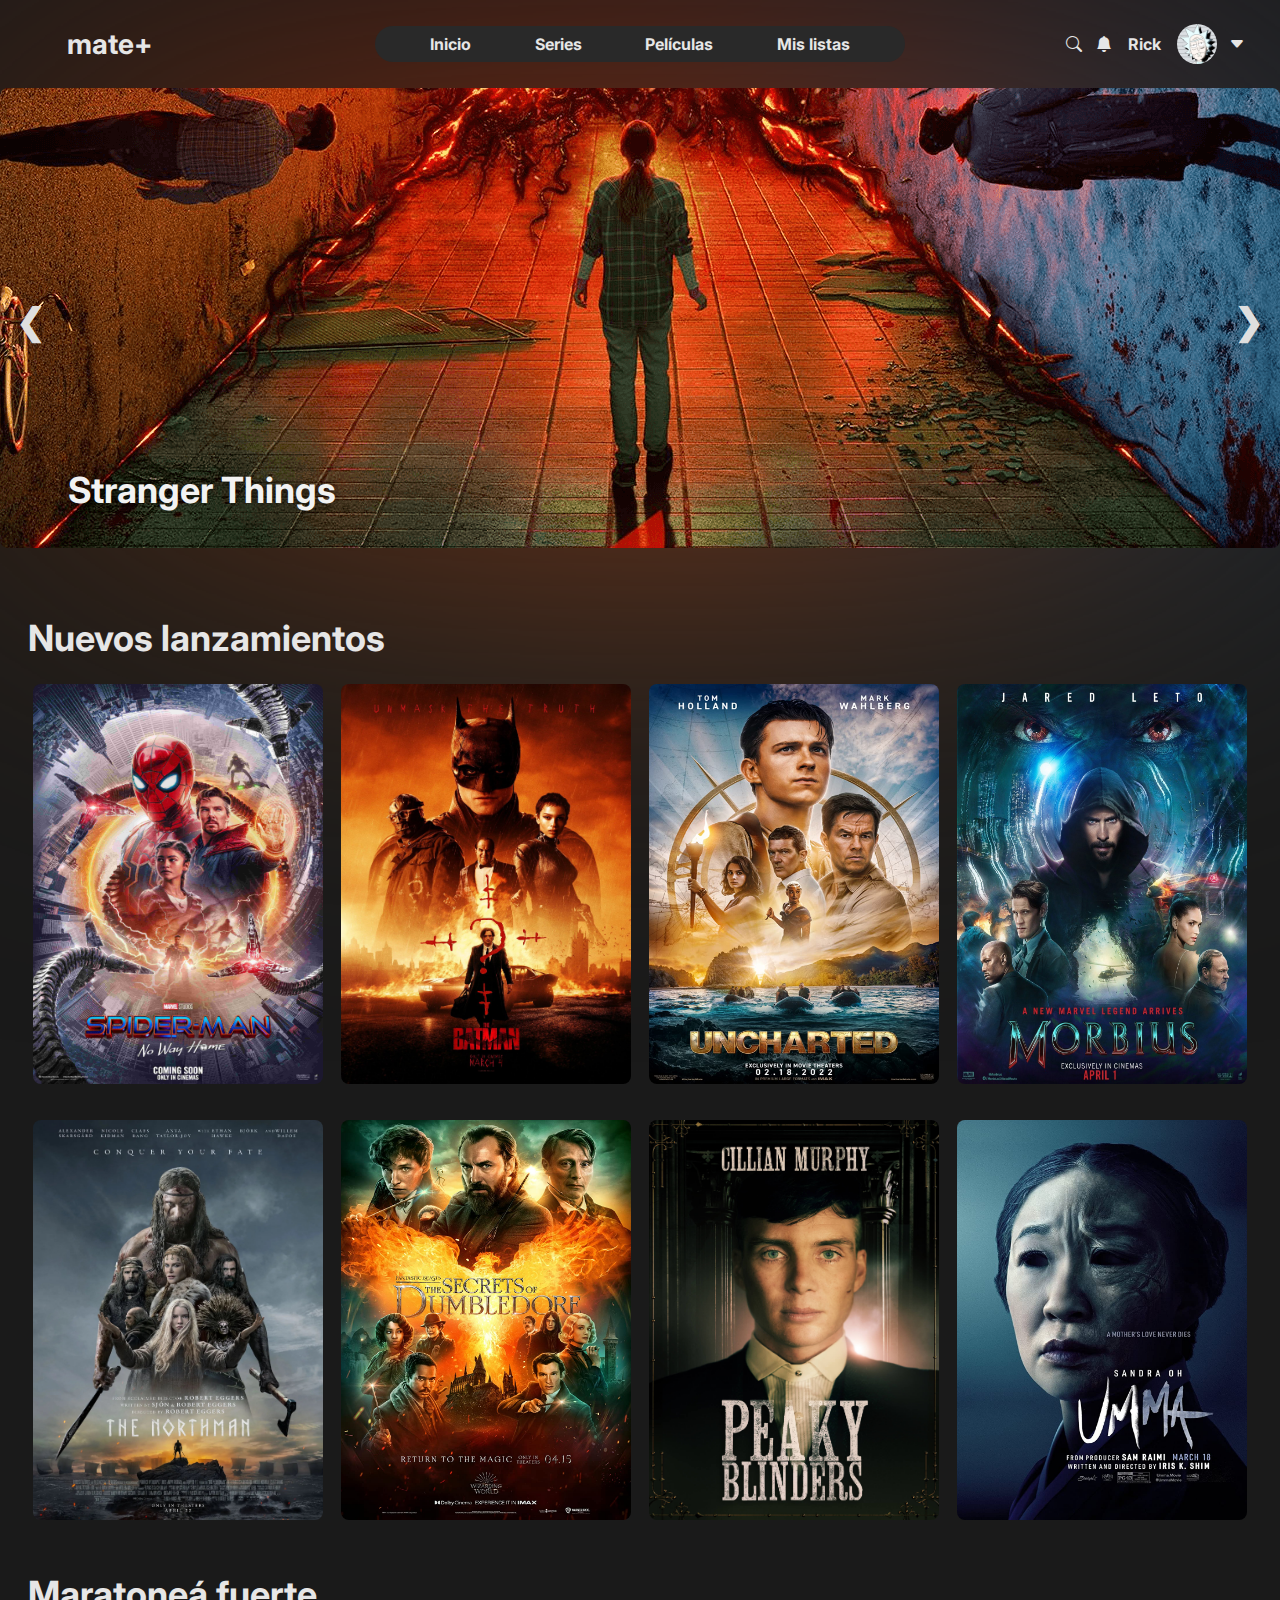
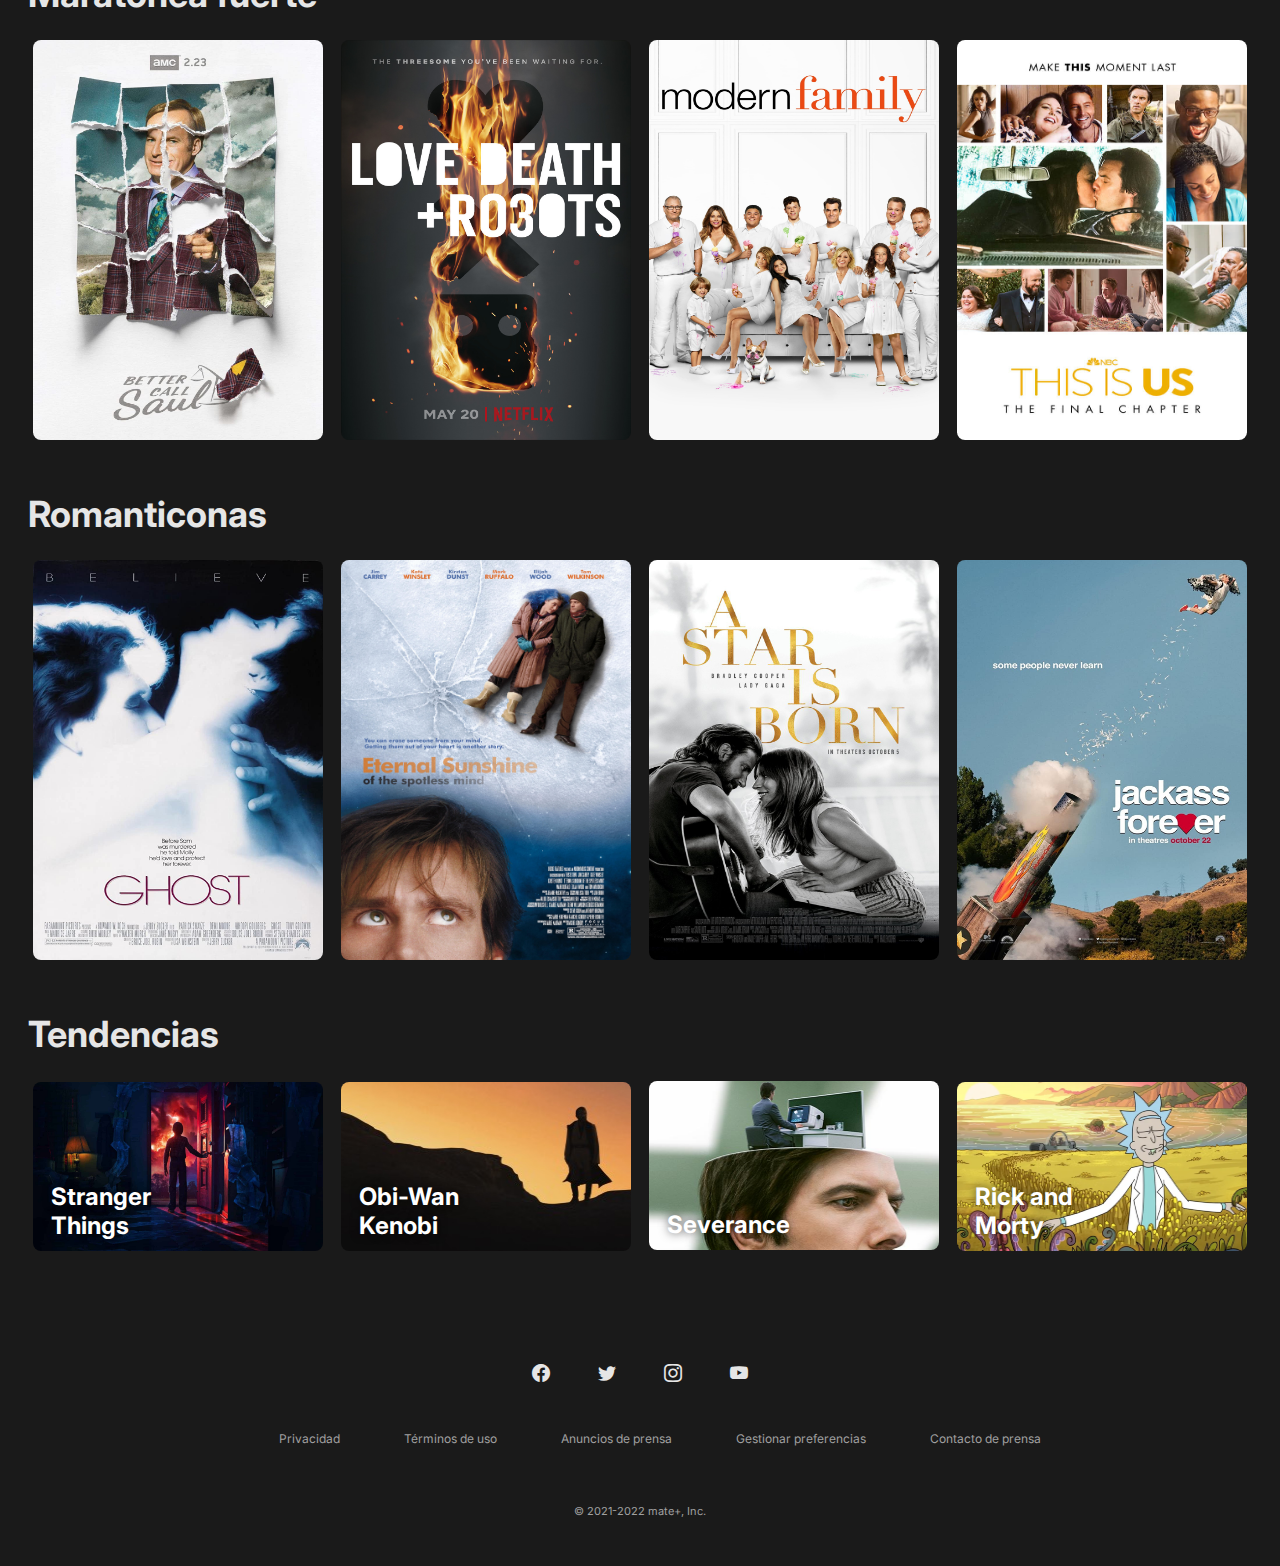
<file: Mate/index.html>
<!DOCTYPE html>
<html lang="en">
  <head>
    <meta charset="UTF-8" />
    <meta http-equiv="X-UA-Compatible" content="IE=edge" />
    <meta name="viewport" content="width=device-width, initial-scale=1.0" />
    <link rel="stylesheet" href="styles.css" />
    <link
      rel="stylesheet"
      href="https://cdn.jsdelivr.net/npm/bootstrap-icons@1.8.3/font/bootstrap-icons.css"
    />
    <link rel="preconnect" href="https://fonts.googleapis.com" />
    <link rel="preconnect" href="https://fonts.gstatic.com" crossorigin />
    <link
      href="https://fonts.googleapis.com/css2?family=Inter:wght@100;200;300;400;500;600;700;800;900&display=swap"
      rel="stylesheet"
    />
    <title>mate+</title>
  </head>
  <body>
    <header>
      <div class="container-header">
        <a href="#">
          <div class="container-logo-text">
            <img id="logo" src="./public/images/logo.png" />
            <p id="logo-name">mate+</p>
          </div>
        </a>
        <nav>
          <div class="container-nav-bar">
            <ul id="navbar-options">
              <a href="#"><li>Inicio</li></a>
              <a href="#"><li>Series</li></a>
              <a href="#"><li>Películas</li></a>
              <a href="#"><li>Mis listas</li></a>
            </ul>
          </div>
        </nav>
        <div class="container-header-profile">
          <i class="bi bi-search"></i>
          <i class="bi bi-bell-fill"></i>
          <p id="profile-user">Rick</p>
          <img id="profile-avatar" src="./public/images/avatar.png" />
          <i class="bi bi-caret-down-fill"></i>
        </div>
      </div>
    </header>
    <main>
      <!-- <section class="container-banner-home">
        <i class="bi bi-arrow-left-circle-fill banner-icon-left"></i>
        <div id="banner"></div>
        <i class="bi bi-arrow-right-circle-fill banner-icon-right"></i>
      </section> -->
      <!-- Slideshow container -->
      <div class="slideshow-container">
        <!-- Full-width images with number and caption text -->
        <div class="mySlides fade">
          <img
            id="banner"
            src="./public/images/st_banner.png"
            style="width: 100%"
          />
          <div class="text">Stranger Things</div>
        </div>
        <img
            class="blur-banner"
            src="./public/images/st_banner.png"
            style="width: 100%"
          />
        <div class="mySlides fade">
          <img
            id="banner"
            src="./public/images/severance_banner.png"
            style="width: 100%"
          />
          <div class="text">Severance</div>
          <img
          class="blur-banner"
          src="./public/images/severance_banner.png"
          style="width: 100%"
        />
        </div>

        <div class="mySlides fade">
          <img
            id="banner"
            src="./public/images/endgame_banner.png"
            style="width: 100%"
          />
          <div class="text">Avengers: Endgame</div>
          <img
          class="blur-banner"
          src="./public/images/endgame_banner.png"
          style="width: 100%"
        />
        </div>

        <!-- Next and previous buttons -->
        <a class="prev" onclick="plusSlides(-1)">&#10094;</a>
        <a class="next" onclick="plusSlides(1)">&#10095;</a>
      </div>
      <br />

      <!-- The dots/circles -->
      <div style="text-align: center">
        <span class="dot" onclick="currentSlide(1)"></span>
        <span class="dot" onclick="currentSlide(2)"></span>
        <span class="dot" onclick="currentSlide(3)"></span>
      </div>
      <section class="new-arrivals">
        <h1>Nuevos lanzamientos</h1>
        <div class="container-new-arrivals">
          <div class="multimedia-card">
            <img src="./public/images/spidermannwh.jpg" />
          </div>
          <div class="multimedia-card">
            <img src="./public/images/thebatman.jpg" />
          </div>
          <div class="multimedia-card">
            <img src="./public/images/uncharted.jpg" />
          </div>
          <div class="multimedia-card">
            <img src="./public/images/morbius.jpg" />
          </div>
          <div class="multimedia-card">
            <img src="./public/images/northman.jpg" />
          </div>
          <div class="multimedia-card">
            <img src="./public/images/secretsdumbledore.jpg" />
          </div>
          <div class="multimedia-card">
            <img src="./public/images/peakyblinders.jpg" />
          </div>
          <div class="multimedia-card">
            <img src="./public/images/umma.jpg" />
          </div>
        </div>
      </section>
      <section class="new-arrivals">
        <h1>Maratoneá fuerte</h1>
        <div class="container-new-arrivals">
          <div class="multimedia-card">
            <img src="./public/images/bettercallsaul.jpg" />
          </div>
          <div class="multimedia-card">
            <img src="./public/images/lovedeathrobot.jpg" />
          </div>
          <div class="multimedia-card">
            <img src="./public/images/modernfamily.jpg" />
          </div>
          <div class="multimedia-card">
            <img src="./public/images/thisisus.jpg" />
          </div>
      </section>
      <section class="new-arrivals">
        <h1>Romanticonas</h1>
        <div class="container-new-arrivals">
          <div class="multimedia-card">
            <img src="./public/images/ghost.jpg" />
          </div>
          <div class="multimedia-card">
            <img src="./public/images/eternalsunshine.jpg" />
          </div>
          <div class="multimedia-card">
            <img src="./public/images/astarisborn.jpg" />
          </div>
          <div class="multimedia-card">
            <img src="./public/images/jackass4.jpg" />
          </div>
      </section>
      <section class="new-trends">
        <h1>Tendencias</h1>
        <div class="container-trending">
          <div class="trending-card">
            <p id="trend-title">Stranger Things</p>
            <img src="./public/images/strangerthings2.jpg" />
          </div>
          <div class="trending-card">
            <p id="trend-title">Obi-Wan Kenobi</p>
            <img src="./public/images/obiwan.png" />
          </div>
          <div class="trending-card">
            <span id="dummy">dummy</span>
            <p id="trend-title">Severance</p>
            <img src="./public/images/severance.png" />
          </div>
          <div class="trending-card">
            <p id="trend-title">Rick and Morty</p>
            <img src="./public/images/rickandmorty.png" />
          </div>
        </div>
      </section>
    </main>
    <footer>
      <nav>
        <div class="container-footer-bar">
          <div class="social-media-footer">
            <i class="bi bi-facebook"></i>
            <i class="bi bi-twitter"></i>
            <i class="bi bi-instagram"></i>
            <i class="bi bi-youtube"></i>
          </div>

          <div class="hyperlinks-footer">
            <ul id="footer-options">
              <a href="#"><li>Privacidad</li></a>
              <a href="#"><li>Términos de uso</li></a>
              <a href="#"><li>Anuncios de prensa</li></a>
              <a href="#"><li>Gestionar preferencias</li></a>
              <a href="#"><li>Contacto de prensa</li></a>
            </ul>
          </div>
        </div>
      </nav>
      <p id="copyright-footer-message">© 2021-2022 mate+, Inc.</p>
    </footer>
    <script>
      let slideIndex = 1;
      showSlides(slideIndex);

      let blurredSlidesIndex = 1;

      // Next/previous controls
      function plusSlides(n) {
        showSlides((slideIndex += n));
      }

      // Thumbnail image controls
      function currentSlide(n) {
        showSlides((slideIndex = n));
      }

      function showSlides(n) {
        let i;
        let slides = document.getElementsByClassName("mySlides");
        let blurredSlides = document.getElementsByClassName("blur-banner");
        let dots = document.getElementsByClassName("dot");

        if (n > slides.length) {
          slideIndex = 1;
        }
        if (n < 1) {
          blurredSlidesIndex = slides.length;
          slideIndex = slides.length;
        }
        for (i = 0; i < slides.length; i++) {
          blurredSlides[i].style.display = "none";
          slides[i].style.display = "none";
        }
        for (i = 0; i < dots.length; i++) {
          dots[i].className = dots[i].className.replace(" active", "");
        }
        slides[slideIndex - 1].style.display = "block";
        blurredSlides[slideIndex - 1].style.display = "block";
        dots[slideIndex - 1].className += " active";
      }
    </script>
  </body>
</html>
</file>
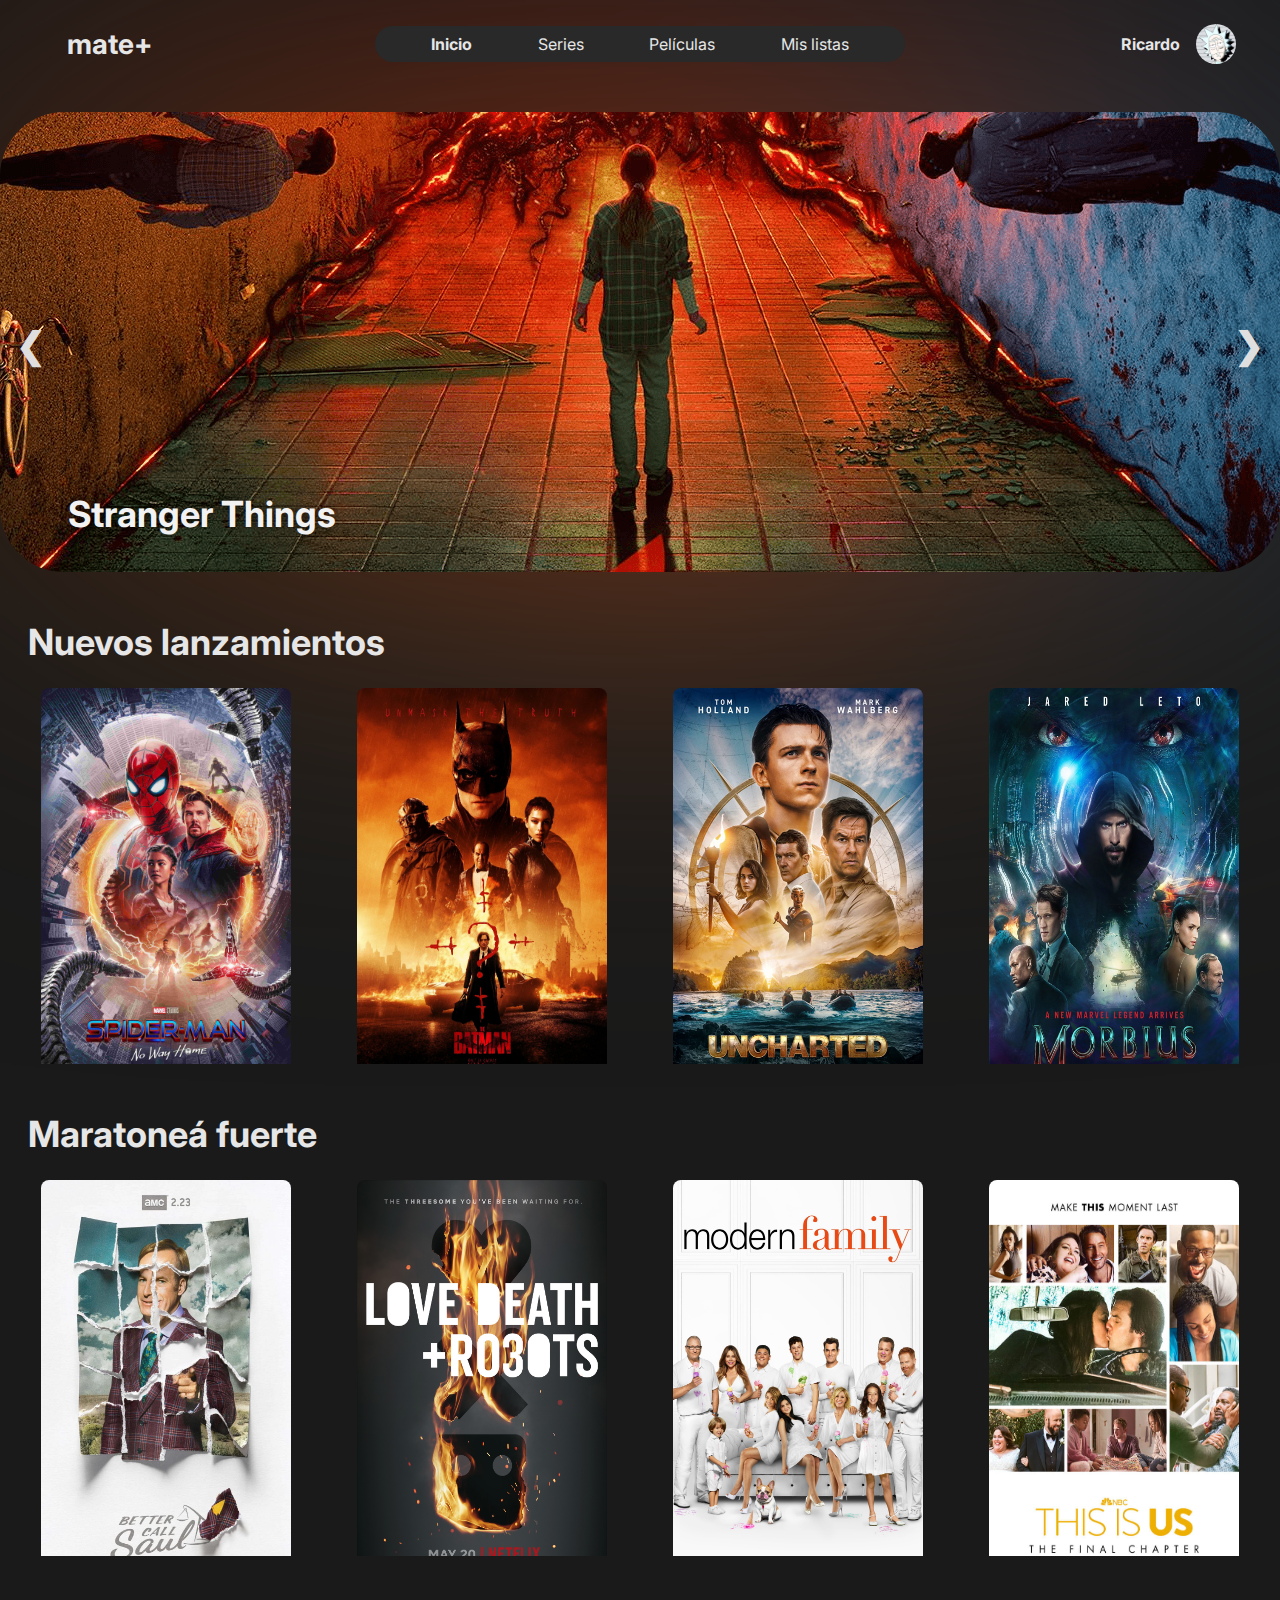
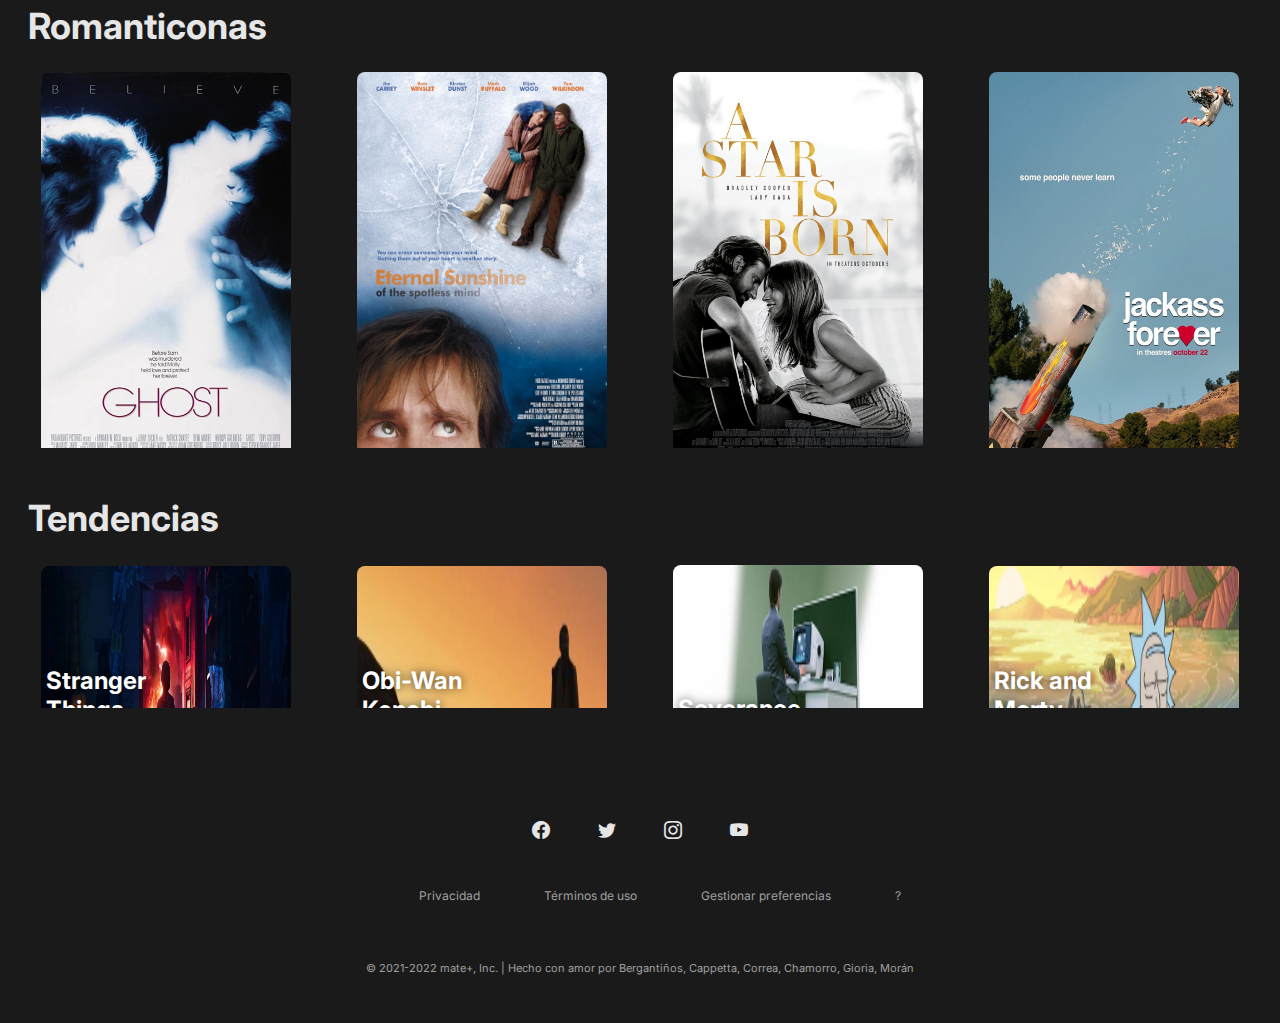
<file: Mate/views/index.html>
<!DOCTYPE html>
<html lang="es">
  <head>
    <meta charset="UTF-8" />
    <meta http-equiv="X-UA-Compatible" content="IE=edge" />

    <meta name="viewport" content="width=device-width, initial-scale=1.0" />
    <link rel="stylesheet" href="../public/styles.css" />
    <link
      rel="stylesheet"
      href="https://cdn.jsdelivr.net/npm/bootstrap-icons@1.8.3/font/bootstrap-icons.css"
    />
    <link rel="preconnect" href="https://fonts.googleapis.com" />
    <link rel="preconnect" href="https://fonts.gstatic.com" crossorigin />
    <link
      href="https://fonts.googleapis.com/css2?family=Inter:wght@100;200;300;400;500;600;700;800;900&display=swap"
      rel="stylesheet"
    />
    <title>mate+ | Películas, series y cortos</title>
    <meta name="description" content="Aquí encontrarás las últimas películas, series y cortos. El mejor contenido actualizado, nacional e internacional." />
    <meta name="keywords" content="mate+,Series Argentinas,Películas Argentinas,Cortos Argentinos,Series,Peliculas" />
    <link rel="canonical" href="https://www.mateplus.com.ar/" />
  </head>
  <body>
    <header>
      <div class="container-header">
        <a href="./index.html">
          <div class="container-logo-text">
            <p id="logo-name">mate+</p>
          </div>
        </a>
        <nav>
          <div class="container-nav-bar">
            <ul id="navbar-options">
              <a id="adjust-navbar" href="index.html"><li>Inicio</li></a>
              <a href="series.html"><li>Series</li></a>
              <a href="peliculas.html"><li>Películas</li></a>
              <a href="mislistas.html"><li>Mis listas</li></a>
            </ul>
          </div>
        </nav>
        <div class="container-header-profile">
          <a href="./perfil.html">
            <p id="profile-user">Ricardo</p>
            <img id="profile-avatar" src="../public/images/avatar.png" />
          </a>
        </div>
      </div>
    </header>
    <main>
      <div class="slideshow-container">
        <div class="mySlides fade">
          <img
            id="banner"
            src="../public/images/st_banner.png"
            style="width: 100%"
            alt="Stranger Things"
            />
          <div class="text">Stranger Things</div>
        </div>
        <img
            class="blur-banner"
            src="../public/images/st_banner.png"
            style="width: 100%"
            alt="Stranger Things"
            />
        <div class="mySlides fade">
          <img
            id="banner"
            src="../public/images/severance_banner.png"
            style="width: 100%"
            alt="Severance"
            />
          <div class="text">Severance</div>
          <img
          class="blur-banner"
          src="../public/images/severance_banner.png"
          style="width: 100%"
          alt="Severance"
          />
        </div>

        <div class="mySlides fade">
          <img
            id="banner"
            src="../public/images/endgame_banner.png"
            style="width: 100%"
            alt="Avengers: Endgame"
            />
          <div class="text">Avengers: Endgame</div>
          <img
          class="blur-banner"
          src="../public/images/endgame_banner.png"
          style="width: 100%"
          alt="Avengers: Endgame"
        />
        </div>
        <a class="prev" onclick="plusSlides(-1)">&#10094;</a>
        <a class="next" onclick="plusSlides(1)">&#10095;</a>
      </div>
      <section class="new-arrivals">
        <h1>Nuevos lanzamientos</h1>
        <div class="container-new-arrivals">
          <div class="multimedia-card">
            <a href="https://www.imdb.com/title/tt10872600/">
              <img src="../public/images/spidermannwh.jpg" alt="Spiderman No Way Home"/>
            </a>
          </div>
          <div class="multimedia-card">
            <a href="https://www.imdb.com/title/tt1877830/">
              <img src="../public/images/thebatman.jpg" alt="The Batman"/>
            </a>
          </div>
          <div class="multimedia-card">
            <a href="https://www.imdb.com/title/tt1464335/">
              <img src="../public/images/uncharted.jpg" alt="Uncharted"/>
            </a>
          </div>
          <div class="multimedia-card">
            <a href="https://www.imdb.com/title/tt5108870/">
              <img src="../public/images/morbius.jpg" alt="Morbius"/>
            </a>
          </div>
          <div class="multimedia-card">
            <a href="https://www.imdb.com/title/tt11138512/">
              <img src="../public/images/northman.jpg" alt="The Northman"/>
            </a>
          </div>
          
          <div class="multimedia-card">
            <a href="https://www.imdb.com/title/tt4123432/">
              <img src="../public/images/secretsdumbledore.jpg" alt="Fantastic Beasts: The Secrets of Dumbledore"/>
            </a>
          </div>

 
          <div class="multimedia-card">
            <a href="https://www.imdb.com/title/tt2442560/">
              <img src="../public/images/peakyblinders.jpg" alt="Peaky Blinders"/>
            </a>
          </div>
          <div class="multimedia-card">
            <a href="https://www.imdb.com/title/tt13235822/">
              <img src="../public/images/umma.jpg" alt="Umma"/>
            </a>
          </div> 

        </div>
      </section>
      <section class="new-arrivals">
        <h1>Maratoneá fuerte</h1>
        <div class="container-new-arrivals">
          <div class="multimedia-card">
            <a href="https://www.imdb.com/title/tt3032476/">
              <img src="../public/images/bettercallsaul.jpg" alt="Better Call Saul"/>
            </a>
          </div>
          <div class="multimedia-card">
            <a href="https://www.imdb.com/title/tt9561862/">
              <img src="../public/images/lovedeathrobot.jpg" alt="Love Death + Robots"/>
            </a>
          </div>
          <div class="multimedia-card">
            <a href="https://www.imdb.com/title/tt1442437/">
              <img src="../public/images/modernfamily.jpg" alt="Modern Family"/>
            </a>
          </div>
          <div class="multimedia-card">
            <a href="https://www.imdb.com/title/tt5555260/">
              <img src="../public/images/thisisus.jpg" alt="This is Us"/>
            </a>
          </div>
      </section>
      <section class="new-arrivals">
        <h1>Romanticonas</h1>
        <div class="container-new-arrivals">
          <div class="multimedia-card">
            <a href="https://www.imdb.com/title/tt0099653/">
              <img src="../public/images/ghost.jpg" alt="Ghost"/>
            </a>
          </div>
          <div class="multimedia-card">
            <a href="https://www.imdb.com/title/tt0338013/">
              <img src="../public/images/eternalsunshine.jpg" alt="Eternal Sunshinte of the Spotless Mind"/>
            </a>
          </div>
          <div class="multimedia-card">
            <a href="https://www.imdb.com/title/tt1517451/">
              <img src="../public/images/astarisborn.jpg" alt="A Star is Born"/>
            </a>
          </div>
          <div class="multimedia-card">
            <a href="https://www.imdb.com/title/tt18258584/">
              <img src="../public/images/jackass4.jpg" alt="Jakcass 4"/>
            </a>
          </div>
      </section>
      <section class="new-trends">
        <h1>Tendencias</h1>
        <div class="container-trending">
          <div class="trending-card">
            <p id="trend-title">Stranger Things</p>
            <a href="https://www.imdb.com/title/tt4574334/">
              <img src="../public/images/strangerthings2.jpg" alt="Stranger Things 2"/>
            </a>
          </div>
          <div class="trending-card">
            <p id="trend-title">Obi-Wan Kenobi</p>
            <a href="https://www.imdb.com/title/tt8466564/">
              <img src="../public/images/obiwan.png" alt="Obiwan"/>
            </a>
          </div>
          <div class="trending-card">
            <span id="dummy">dummy</span>
            <p id="trend-title">Severance</p>
            <a href="https://www.imdb.com/title/tt11280740/">
              <img src="../public/images/severance.png" alt="Severance"/>
            </a>
          </div>
          <div class="trending-card">
            <p id="trend-title">Rick and Morty</p>
            <a href="https://www.imdb.com/title/tt2861424/">
              <img src="../public/images/rickandmorty.png" alt="Rick and Morty"/>
            </a>
          </div>
        </div>
      </section>
    </main>
    <footer>
      <nav>
        <div class="container-footer-bar">
          <div class="social-media-footer">
            <a href="https://www.facebook.com"
              ><i class="bi bi-facebook"></i
            ></a>
            <a href="https://www.twitter.com"><i class="bi bi-twitter"></i></a>
            <a href="https://www.instagram.com"
              ><i class="bi bi-instagram"></i
            ></a>
            <a href="https://www.youtube.com"><i class="bi bi-youtube"></i></a>
          </div>

          <div class="hyperlinks-footer">
            <ul id="footer-options">
              <a href="privacidad.html"><li>Privacidad</li></a>
              <a href="terminos.html"><li>Términos de uso</li></a>
              <a href="perfil.html"><li>Gestionar preferencias</li></a>
              <a href="supersecreto.html"><li>?</li></a>
            </ul>
          </div>
        </div>
      </nav>
      <p id="copyright-footer-message">
        © 2021-2022 mate+, Inc. | Hecho con amor por Bergantiños, Cappetta,
        Correa, Chamorro, Gioria, Morán
      </p>
    </footer>
    <script>
      let slideIndex = 1;
      let blurredSlidesIndex = 1;
      showSlides(slideIndex);

      function plusSlides(n) {
        showSlides((slideIndex += n));
      }

      function currentSlide(n) {
        showSlides((slideIndex = n));
      }

      function showSlides(n) {
        let slides = document.getElementsByClassName("mySlides");

        let blurredSlides = document.getElementsByClassName("blur-banner");

        if (n > slides.length) {
          slideIndex = 1;
        }

        if (n < 1) {
          blurredSlidesIndex = slides.length;
          slideIndex = slides.length;
        }

        for (let i = 0; i < slides.length; i++) {
          blurredSlides[i].style.display = "none";
          slides[i].style.display = "none";
        }

        slides[slideIndex - 1].style.display = "block";

        blurredSlides[slideIndex - 1].style.display = "block";

      }
    </script>
  </body>
</html>
</file>
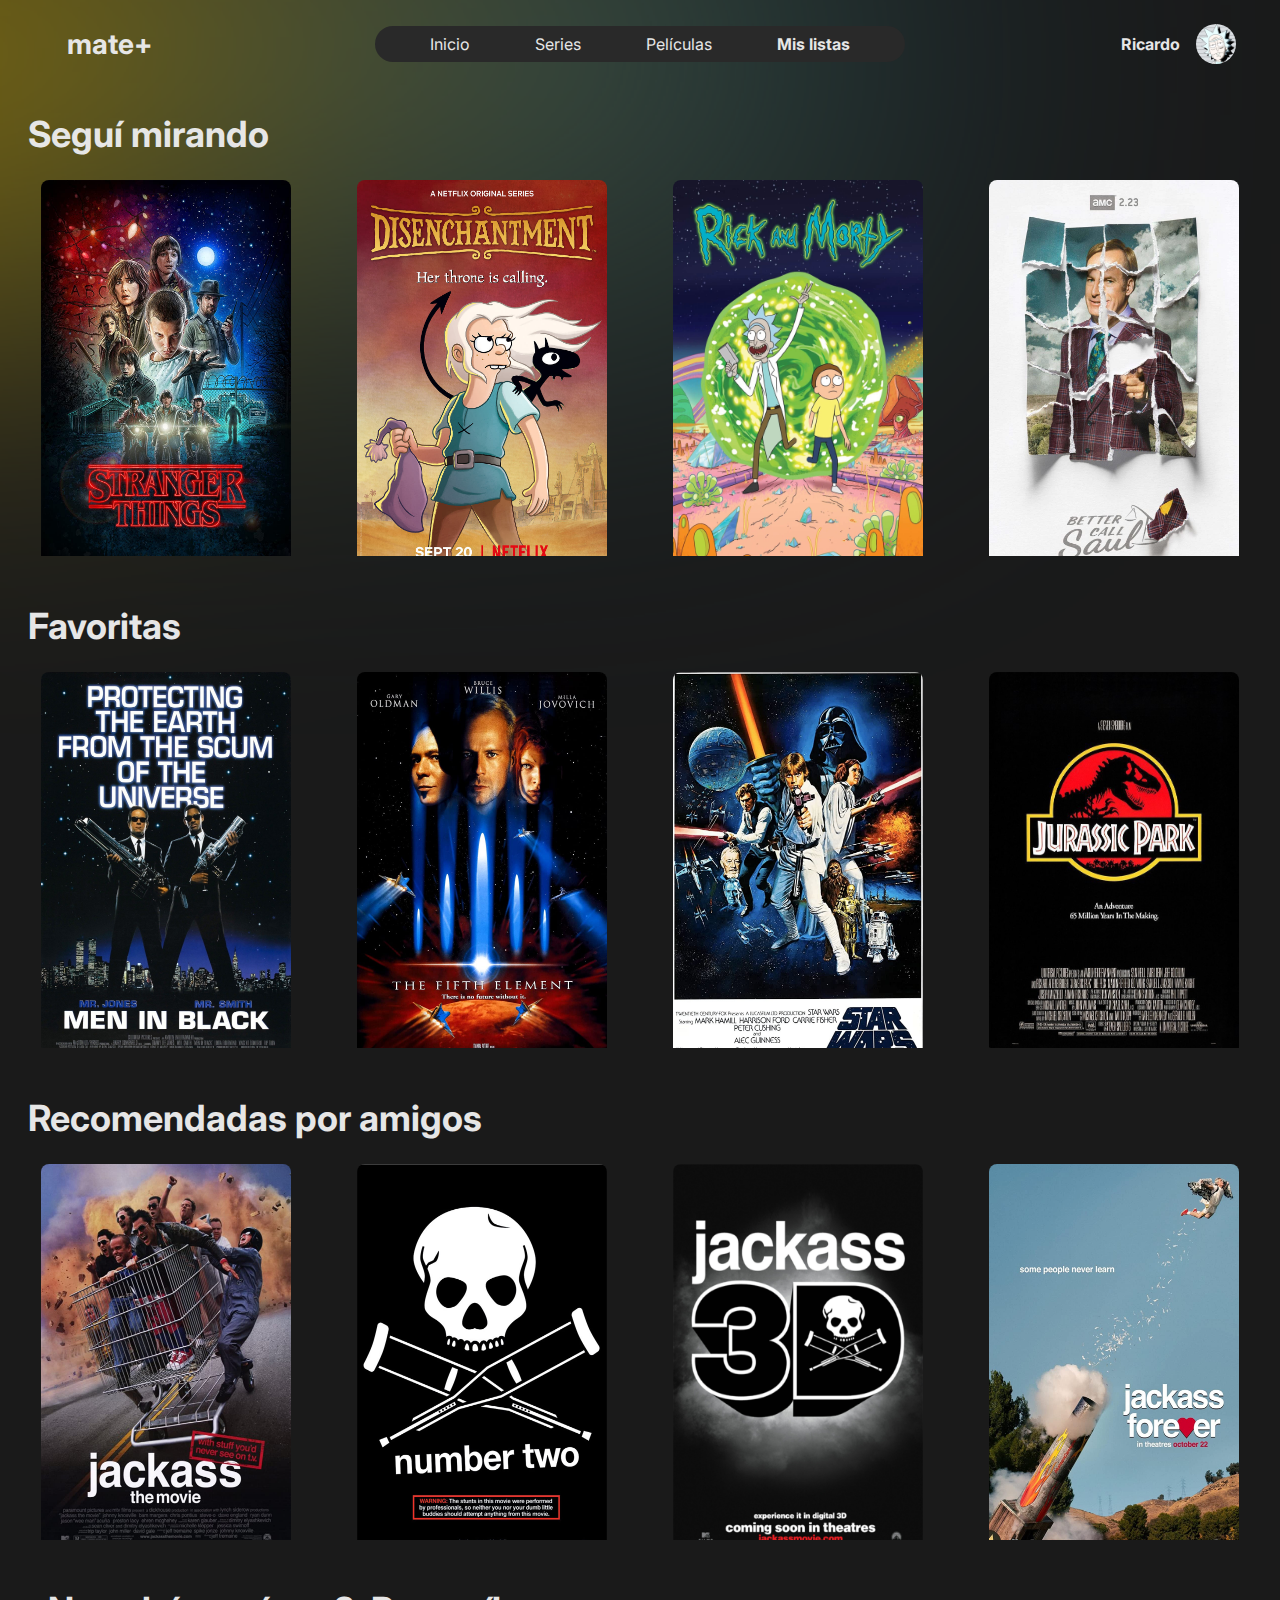
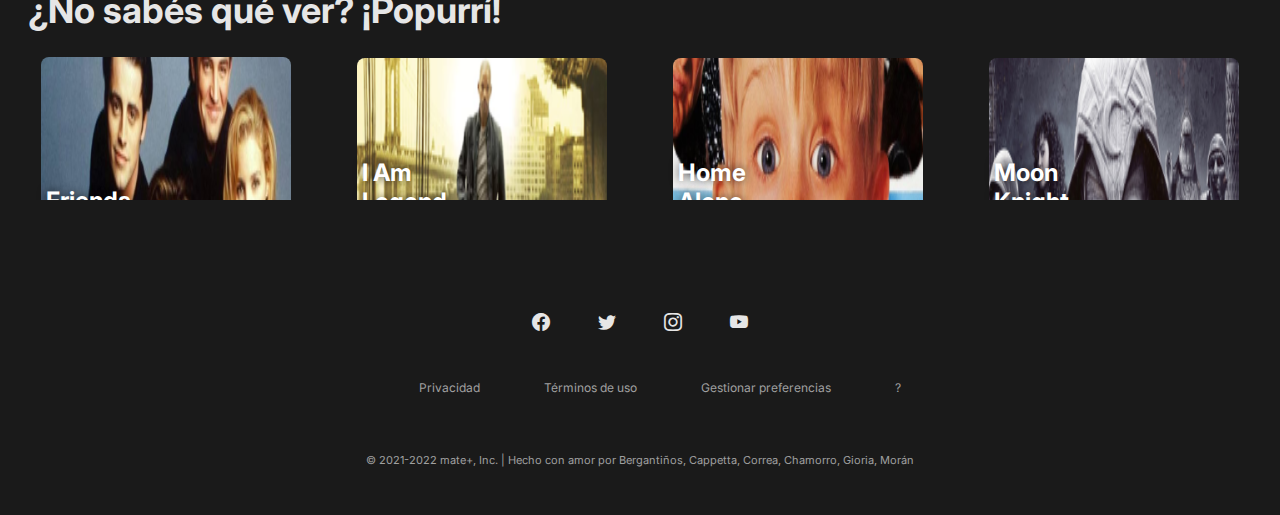
<file: Mate/views/mislistas.html>
<!DOCTYPE html>
<html lang="es">
  <head>
    <meta charset="UTF-8" />
    <meta http-equiv="X-UA-Compatible" content="IE=edge" />
    <meta name="viewport" content="width=device-width, initial-scale=1.0" />
    <link rel="stylesheet" href="../public/styles.css" />
    <link
      rel="stylesheet"
      href="https://cdn.jsdelivr.net/npm/bootstrap-icons@1.8.3/font/bootstrap-icons.css"
    />
    <link rel="preconnect" href="https://fonts.googleapis.com" />
    <link rel="preconnect" href="https://fonts.gstatic.com" crossorigin />
    <link
      href="https://fonts.googleapis.com/css2?family=Inter:wght@100;200;300;400;500;600;700;800;900&display=swap"
      rel="stylesheet"
    />
    <title>Mis listas | mate+</title>
    <meta
      name="description"
      content="Aquí encontrarás las últimas películas, series y cortos. El mejor contenido actualizado, nacional e internacional."
    />
    <meta name="keywords" content="mate+,Series Argentinas,Películas Argentinas,Cortos Argentinos,Series,Peliculas" />
    <link rel="canonical" href="https://www.mateplus.com.ar/mislistas" />
  </head>
  <body>
    <header>
      <div class="container-header">
        <a href="./index.html">
          <div class="container-logo-text">
            <p id="logo-name">mate+</p>
          </div>
        </a>
        <nav>
          <div class="container-nav-bar">
            <ul id="navbar-options">
              <a href="index.html"><li>Inicio</li></a>
              <a href="series.html"><li>Series</li></a>
              <a href="peliculas.html"><li>Películas</li></a>
              <a id="adjust-navbar" href="mislistas.html"><li>Mis listas</li></a>
            </ul>
          </div>
        </nav>
        <div class="container-header-profile">
          <a href="./perfil.html">
            <p id="profile-user">Ricardo</p>
            <img id="profile-avatar" src="../public/images/avatar.png" />
          </a>
        </div>
      </div>
    </header>
    <main>
      <img
      class="blur-banner mislistas"
      src="../public/images/minions_banner.jpeg"
      style="width: 100%"
      alt="Minions"
    />
      <section class="new-arrivals">
        <h1>Seguí mirando</h1>
        <div class="container-new-arrivals">
          <div class="multimedia-card">
            <a href="https://www.imdb.com/title/tt4574334/">
              <img src="../public/images/strangerthings.jpg" alt="Stranger Things"/>
            </a>
          </div>
          <div class="multimedia-card">
            <a href="https://www.imdb.com/title/tt5363918/">
              <img src="../public/images/disenchantment.jpg" alt="Disenchantment"/>
            </a>
          </div>
          <div class="multimedia-card">
            <a href="https://www.imdb.com/title/tt2861424/">
              <img src="../public/images/rickandmortyposter.jpg" alt="Rick and Morty"/>
            </a>
          </div>
          <div class="multimedia-card">
            <a href="https://www.imdb.com/title/tt3032476/">
              <img src="../public/images/bettercallsaul.jpg" alt="Better Call Saul"/>
            </a>
          </div>
      </section>
      <section class="new-arrivals">
        <h1>Favoritas</h1>
        <div class="container-new-arrivals">
          <div class="multimedia-card">
            <a href="https://www.imdb.com/title/tt0119654/">
              <img src="../public/images/meininblack.jpg" alt="Men in Black"/>
            </a>
          </div>
          <div class="multimedia-card">
            <a href="https://www.imdb.com/title/tt0119116/">
              <img src="../public/images/fifthelement.jpg" alt="The Fifth Element"/>
            </a>
          </div>
          <div class="multimedia-card">
            <a href="https://www.imdb.com/title/tt0076759/">
              <img src="../public/images/anewhope.jpg" alt="Star Wars: A New Hope"/>
            </a>
          </div>
          <div class="multimedia-card">
            <a href="https://www.imdb.com/title/tt0107290/">
              <img src="../public/images/jurassicpark.jpg" alt="Jurassic Park"/>
            </a>
          </div>
      </section>
      <section class="new-arrivals">
        <h1>Recomendadas por amigos</h1>
        <div class="container-new-arrivals">
          <div class="multimedia-card">
            <a href="https://www.imdb.com/title/tt0264263/">
              <img src="../public/images/jackass1.jpg" alt="Jackass 1"/>
            </a>
          </div>
          <div class="multimedia-card">
            <a href="https://www.imdb.com/title/tt0493430/">
              <img src="../public/images/jackass2.jpg" alt="Jackass 2"/>
            </a>
          </div>
          <div class="multimedia-card">
            <a href="https://www.imdb.com/title/tt1116184/">
              <img src="../public/images/jackass3.jpg" alt="Jackass 3"/>
            </a>
          </div>
          <div class="multimedia-card">
            <a href="https://www.imdb.com/title/tt18258584/">
              <img src="../public/images/jackass4.jpg" alt="Jackass 4"/>
            </a>
          </div>
      </section>
      <section class="new-trends">
        <h1>¿No sabés qué ver? ¡Popurrí!</h1>
        <div class="container-trending">
          <div class="trending-card">
            <span id="dummy">dummy</span>
            <p id="trend-title">Friends</p>
            <a href="https://www.imdb.com/title/tt0108778/">
              <img src="../public/images/rect_friends.png" alt="Friends"/>
            </a>
          </div>
          <div class="trending-card">
            <p id="trend-title">I Am Legend</p>
            <a href="https://www.imdb.com/title/tt0480249/">
              <img src="../public/images/rect_iamlegend.png" alt="I am Legend"/>
            </a>
          </div>
          <div class="trending-card">
            <p id="trend-title">Home Alone</p>
            <a href="https://www.imdb.com/title/tt0099785/">
              <img src="../public/images/rect_homealone.png" alt="Home Alone"/>
            </a>
          </div>
          <div class="trending-card">
            <p id="trend-title">Moon Knight</p>
            <a href="https://www.imdb.com/title/tt10234724/">
              <img src="../public/images/rect_moonknight.png" alt="Moon Knight"/>
            </a>
          </div>
        </div>
      </section>
    </main>
    <footer>
      <nav>
        <div class="container-footer-bar">
          <div class="social-media-footer">
            <a href="https://www.facebook.com"
              ><i class="bi bi-facebook"></i
            ></a>
            <a href="https://www.twitter.com"><i class="bi bi-twitter"></i></a>
            <a href="https://www.instagram.com"
              ><i class="bi bi-instagram"></i
            ></a>
            <a href="https://www.youtube.com"><i class="bi bi-youtube"></i></a>
          </div>

          <div class="hyperlinks-footer">
            <ul id="footer-options">
              <a href="privacidad.html"><li>Privacidad</li></a>
              <a href="terminos.html"><li>Términos de uso</li></a>
              <a href="perfil.html"><li>Gestionar preferencias</li></a>
              <a href="supersecreto.html"><li>?</li></a>
            </ul>
          </div>
        </div>
      </nav>
      <p id="copyright-footer-message">
        © 2021-2022 mate+, Inc. | Hecho con amor por Bergantiños, Cappetta,
        Correa, Chamorro, Gioria, Morán
      </p>
    </footer>
  </body>
</html>
</file>
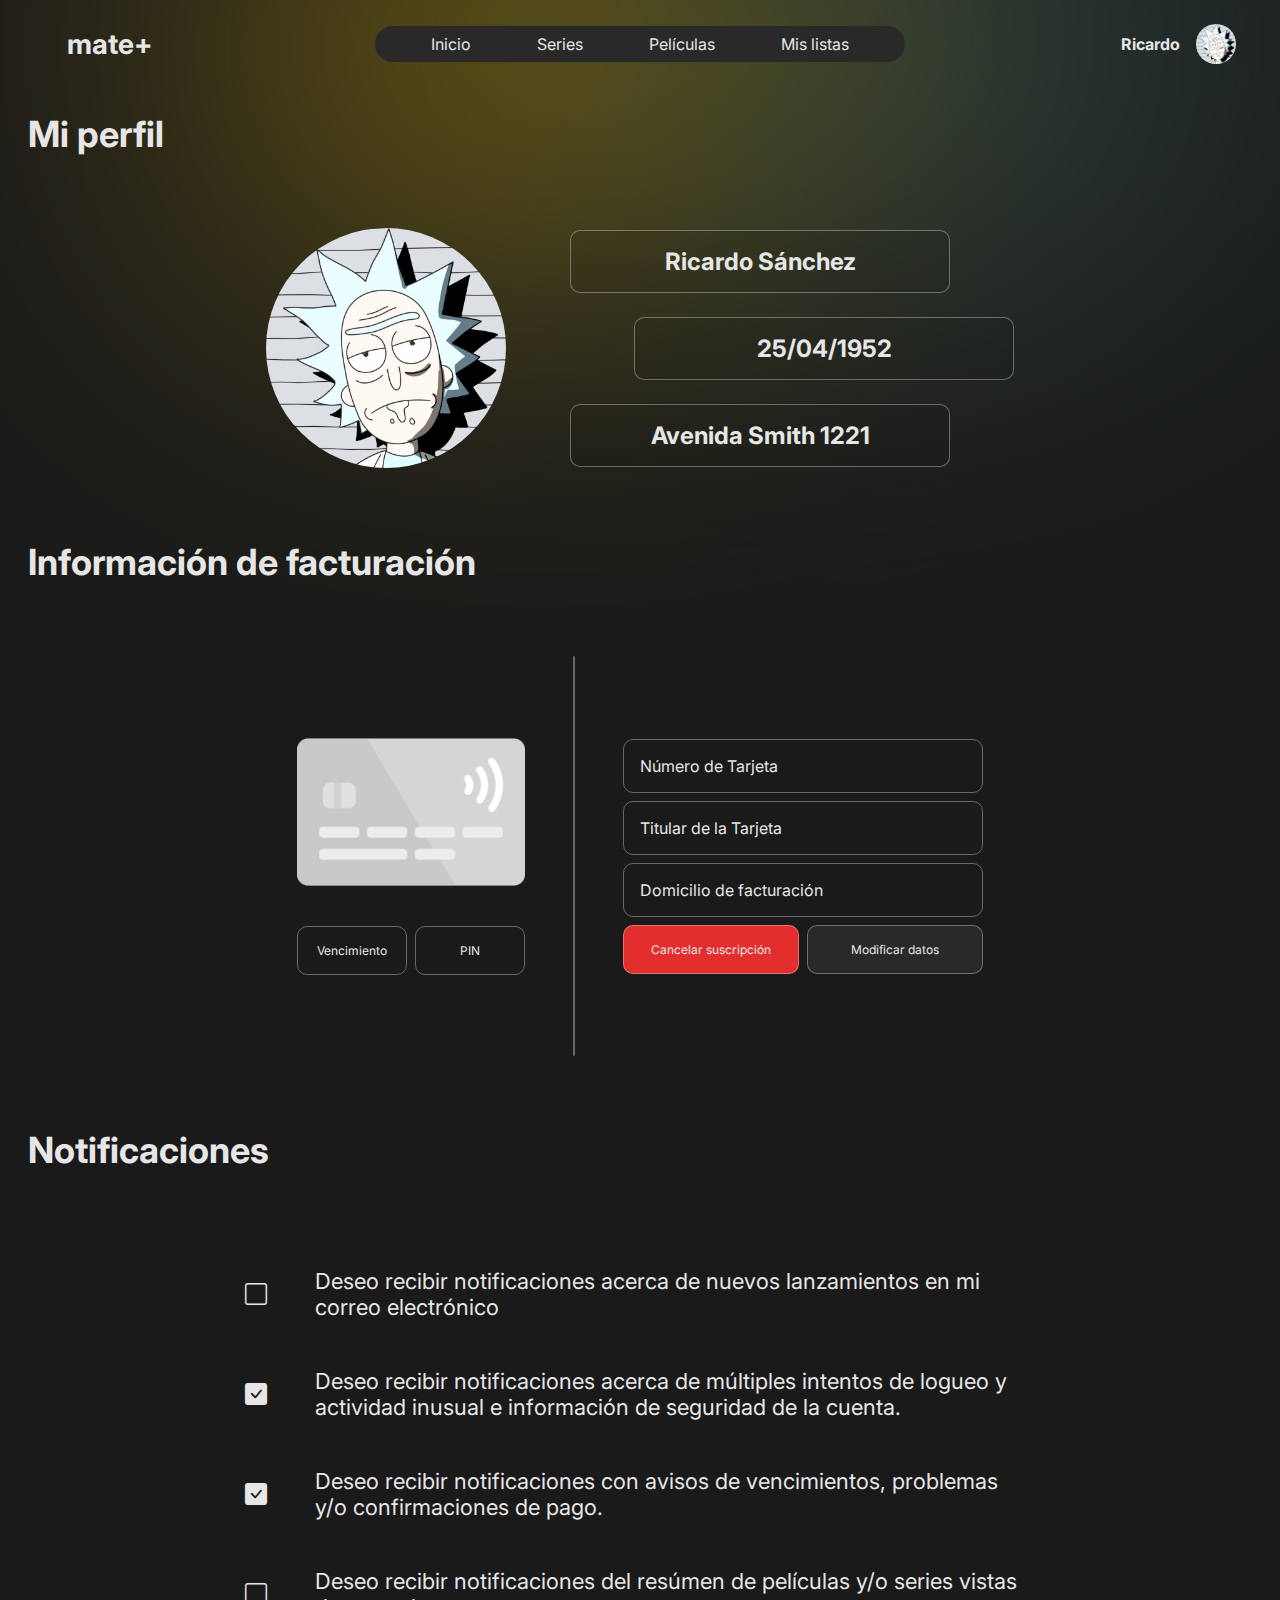
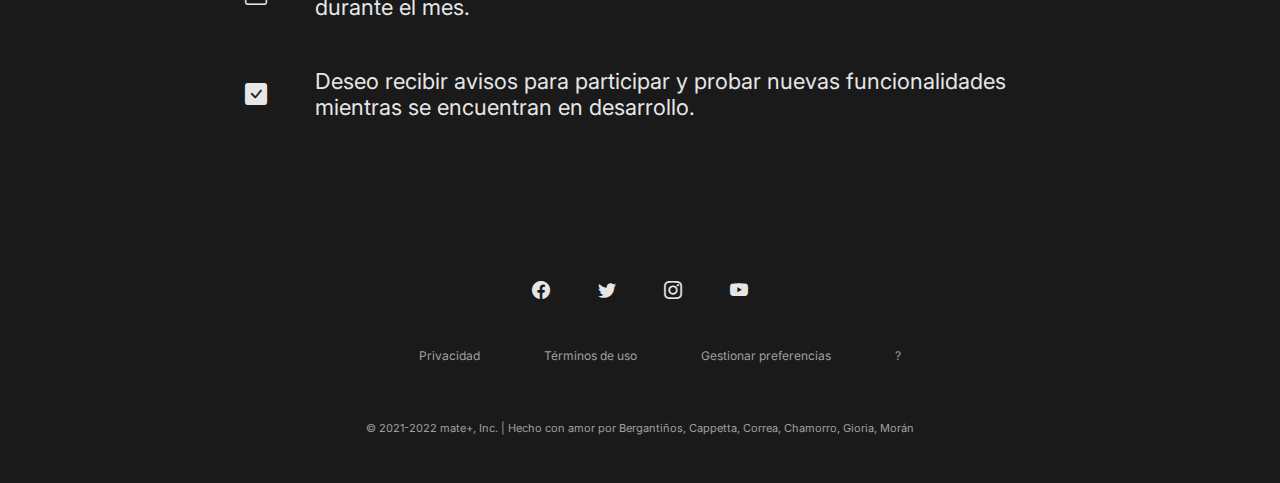
<file: Mate/views/perfil.html>
<!DOCTYPE html>
<html lang="en">
  <head>
    <meta charset="UTF-8" />
    <meta http-equiv="X-UA-Compatible" content="IE=edge" />
    <meta name="viewport" content="width=device-width, initial-scale=1.0" />
    <link rel="stylesheet" href="../public/styles.css" />
    <link
      rel="stylesheet"
      href="https://cdn.jsdelivr.net/npm/bootstrap-icons@1.8.3/font/bootstrap-icons.css"
    />
    <link rel="preconnect" href="https://fonts.googleapis.com" />
    <link rel="preconnect" href="https://fonts.gstatic.com" crossorigin />
    <link
      href="https://fonts.googleapis.com/css2?family=Inter:wght@100;200;300;400;500;600;700;800;900&display=swap"
      rel="stylesheet"
    />
    <title>Perfil | mate+</title>
    <meta
      name="description"
      content="Aquí encontrarás las últimas películas, series y cortos. El mejor contenido actualizado, nacional e internacional."
    />
    <meta
      name="keywords"
      content="mate+,Series Argentinas,Películas Argentinas,Cortos Argentinos,Series,Peliculas"
    />
    <link rel="canonical" href="https://www.mateplus.com.ar/perfil" />
  </head>
  <body>
    <header>
      <div class="container-header">
        <a href="./index.html">
          <div class="container-logo-text">
            <p id="logo-name">mate+</p>
          </div>
        </a>
        <nav>
          <div class="container-nav-bar">
            <ul id="navbar-options">
              <a href="index.html"><li>Inicio</li></a>
              <a href="series.html"><li>Series</li></a>
              <a href="peliculas.html"><li>Películas</li></a>
              <a href="mislistas.html"><li>Mis listas</li></a>
            </ul>
          </div>
        </nav>
        <div class="container-header-profile">
          <a href="./perfil.html">
            <p id="profile-user">Ricardo</p>
            <img id="profile-avatar" src="../public/images/avatar.png" />
          </a>
        </div>
      </div>
    </header>
    <main>
      <img
        class="blur-banner perfil"
        src="../public/images/minions_banner.jpeg"
        style="width: 100%"
      />
      <section class="profile-section">
        <h1 class="profile-title">Mi perfil</h1>
        <div class="container-profile-section">
          <img class="avatar-big-profile" src="../public/images/avatar.png" />
          <div class="container-user-details">
            <div class="highlight-details-profile">Ricardo Sánchez</div>
            <div class="highlight-details-profile middle-profile">
              25/04/1952
            </div>
            <div class="highlight-details-profile">Avenida Smith 1221</div>
          </div>
        </div>
      </section>
      <section class="profile-section credit-card-section">
        <h1 class="profile-title billing">Información de facturación</h1>
        <div class="container-card-description">
          <div class="container-card-icon-details">
            <img id="credit-card" src="../public/images/creditcard.png" />
            <div class="number-card-details">
              <div class="highlight-card-details-left">Vencimiento</div>
              <div class="highlight-card-details-left">PIN</div>
            </div>
          </div>
          <div class="vertical-line"></div>
          <div class="card-details">
            <div class="highlight-card-details">Número de Tarjeta</div>
            <div class="highlight-card-details">Titular de la Tarjeta</div>
            <div class="highlight-card-details">Domicilio de facturación</div>
            <div class="container-renew-buttons">
              <div class="highlight-card-details-right cancel-sub">
                Cancelar suscripción
              </div>
              <div class="highlight-card-details-right mod-datos">
                Modificar datos
              </div>
            </div>
          </div>
        </div>
      </section>
      <section class="profile-section">
        <h1 class="profile-title billing">Notificaciones</h1>
        <div class="container-profile-section notifications-section">
          <div class="container-user-notifications">
            <div class="container-check-details">
              <i class="bi bi-square"></i>
              <div class="notification-description">
                Deseo recibir notificaciones acerca de nuevos lanzamientos en mi
                correo electrónico
              </div>
            </div>
            <div class="container-check-details">
              <i class="bi bi-check-square-fill"></i>
              <div class="notification-description">
                Deseo recibir notificaciones acerca de múltiples intentos de
                logueo y actividad inusual e información de seguridad de la
                cuenta.
              </div>
            </div>
            <div class="container-check-details">
              <i class="bi bi-check-square-fill"></i>
              <div class="notification-description">
                Deseo recibir notificaciones con avisos de vencimientos,
                problemas y/o confirmaciones de pago.
              </div>
            </div>
            <div class="container-check-details">
              <i class="bi bi-square"></i>
              <div class="notification-description">
                Deseo recibir notificaciones del resúmen de películas y/o series
                vistas durante el mes.
              </div>
            </div>
            <div class="container-check-details">
              <i class="bi bi-check-square-fill"></i>
              <div class="notification-description">
                Deseo recibir avisos para participar y probar nuevas
                funcionalidades mientras se encuentran en desarrollo.
              </div>
            </div>
          </div>
        </div>
      </section>
    </main>
    <footer>
      <nav>
        <div class="container-footer-bar">
          <div class="social-media-footer">
            <a href="https://www.facebook.com"
              ><i class="bi bi-facebook"></i
            ></a>
            <a href="https://www.twitter.com"><i class="bi bi-twitter"></i></a>
            <a href="https://www.instagram.com"
              ><i class="bi bi-instagram"></i
            ></a>
            <a href="https://www.youtube.com"><i class="bi bi-youtube"></i></a>
          </div>

          <div class="hyperlinks-footer">
            <ul id="footer-options">
              <a href="privacidad.html"><li>Privacidad</li></a>
              <a href="terminos.html"><li>Términos de uso</li></a>
              <a href="perfil.html"><li>Gestionar preferencias</li></a>
              <a href="supersecreto.html"><li>?</li></a>
            </ul>
          </div>
        </div>
      </nav>
      <p id="copyright-footer-message">
        © 2021-2022 mate+, Inc. | Hecho con amor por Bergantiños, Cappetta,
        Correa, Chamorro, Gioria, Morán
      </p>
    </footer>
  </body>
</html>
</file>
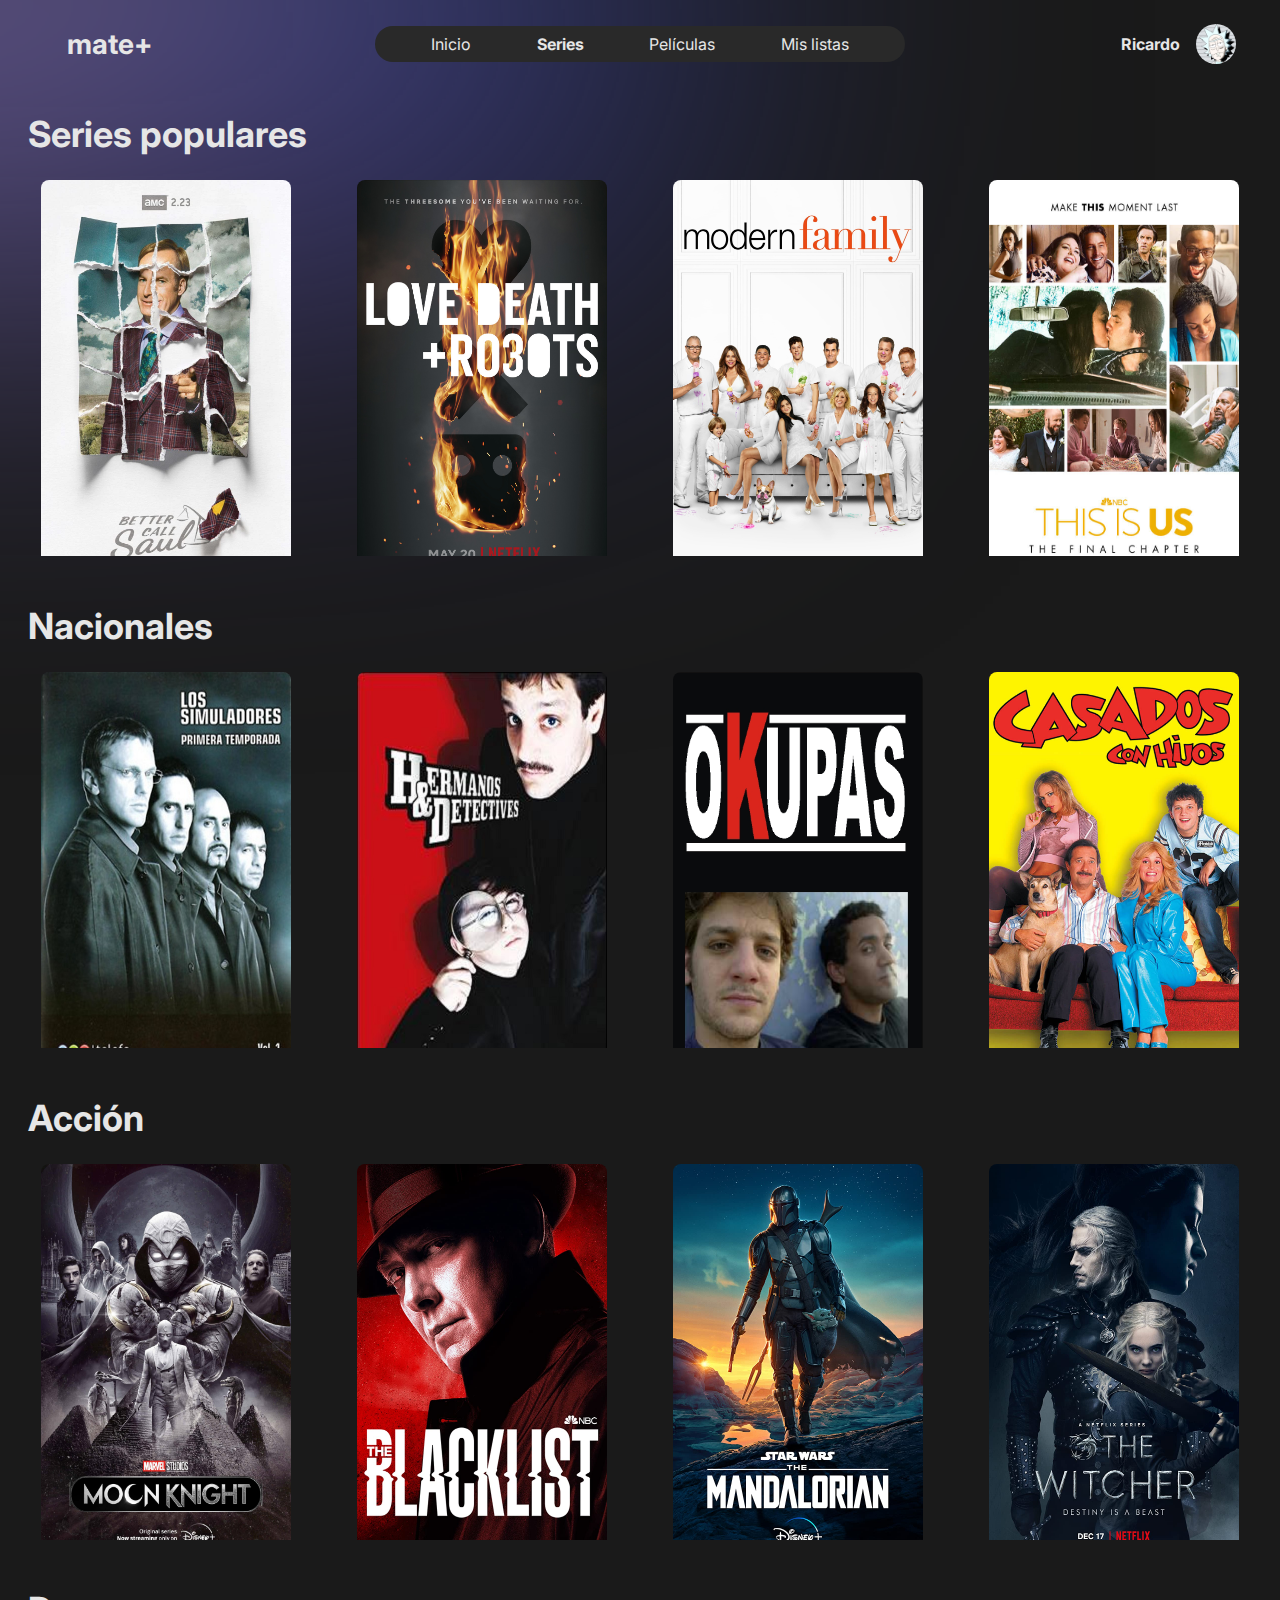
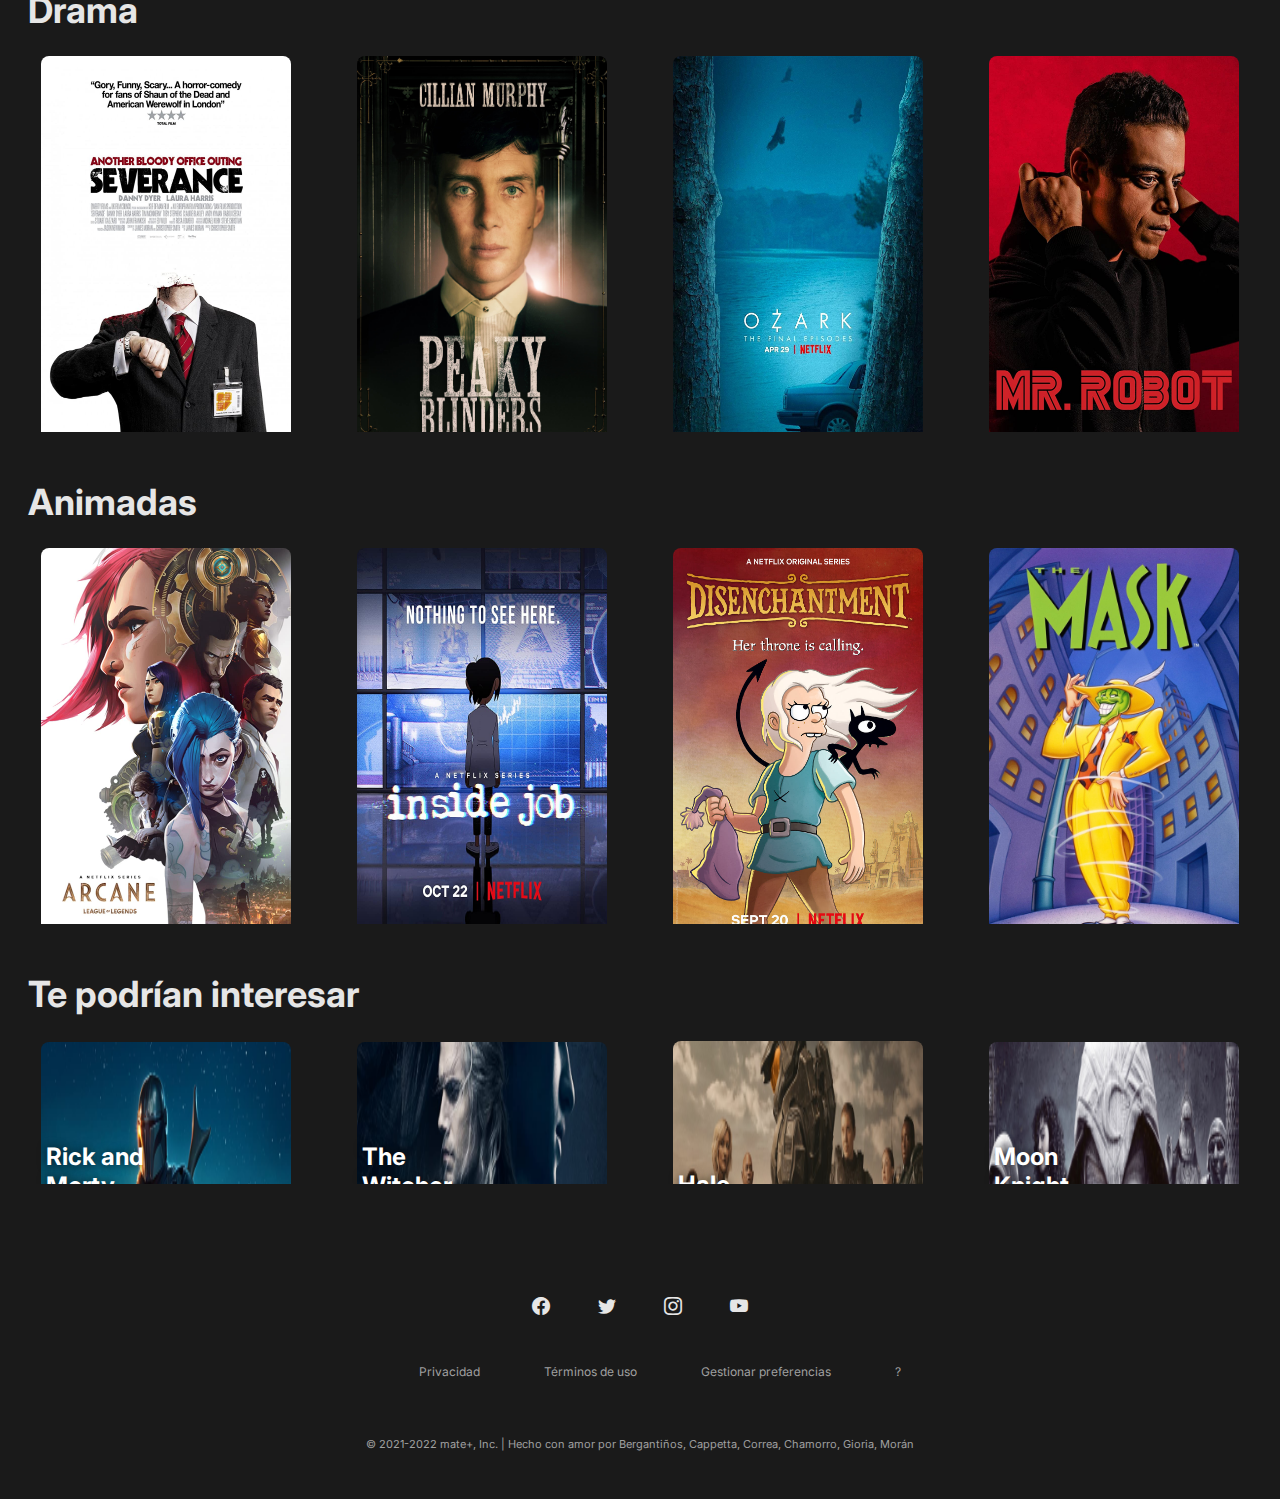
<file: Mate/views/series.html>
<!DOCTYPE html>
<html lang="es">
  <head>
    <meta charset="UTF-8" />
    <meta http-equiv="X-UA-Compatible" content="IE=edge" />
    <meta name="viewport" content="width=device-width, initial-scale=1.0" />
    <link rel="stylesheet" href="../public/styles.css" />
    <link
      rel="stylesheet"
      href="https://cdn.jsdelivr.net/npm/bootstrap-icons@1.8.3/font/bootstrap-icons.css"
    />
    <link rel="preconnect" href="https://fonts.googleapis.com" />
    <link rel="preconnect" href="https://fonts.gstatic.com" crossorigin />
    <link
      href="https://fonts.googleapis.com/css2?family=Inter:wght@100;200;300;400;500;600;700;800;900&display=swap"
      rel="stylesheet"
    />
    <title>Series | mate+</title>
    <meta
      name="description"
      content="Aquí encontrarás las últimas películas, series y cortos. El mejor contenido actualizado, nacional e internacional."
    />
    <meta name="keywords" content="mate+,Series Argentinas,Películas Argentinas,Cortos Argentinos,Series,Peliculas" />
    <link rel="canonical" href="https://www.mateplus.com.ar/series" />
  </head>
  <body>
    <header>
      <div class="container-header">
        <a href="./index.html">
          <div class="container-logo-text">
            <p id="logo-name">mate+</p>
          </div>
        </a>
        <nav>
          <div class="container-nav-bar">
            <ul id="navbar-options">
              <a href="index.html"><li>Inicio</li></a>
              <a id="adjust-navbar" href="series.html"><li>Series</li></a>
              <a href="peliculas.html"><li>Películas</li></a>
              <a href="mislistas.html"><li>Mis listas</li></a>
            </ul>
          </div>
        </nav>
        <div class="container-header-profile">
          <a href="./perfil.html">
            <p id="profile-user">Ricardo</p>
            <img id="profile-avatar" src="../public/images/avatar.png" />
          </a>
        </div>
      </div>
    </header>
    <main>
      <img
      class="blur-banner series"
      src="../public/images/endgame_banner.png"
      style="width: 100%"
    />
      <section class="shows-suggestions">
        <h1>Series populares</h1>
        <div class="container-new-arrivals">
          <div class="multimedia-card">
            <a href="https://www.imdb.com/title/tt3032476/">
              <img src="../public/images/bettercallsaul.jpg" alt="Better Call Saul"/>
            </a>
          </div>
          <div class="multimedia-card">
            <a href="https://www.imdb.com/title/tt9561862/">
              <img src="../public/images/lovedeathrobot.jpg" alt="Love Death + Robots"/>
            </a>
          </div>
          <div class="multimedia-card">
            <a href="https://www.imdb.com/title/tt1442437/">
              <img src="../public/images/modernfamily.jpg" alt="Modern Family"/>
            </a>
          </div>
          <div class="multimedia-card">
            <a href="https://www.imdb.com/title/tt5555260/">
              <img src="../public/images/thisisus.jpg" alt="This is Us"/>
            </a>
          </div>
      </section>
      <section class="shows-suggestions">
        <h1>Nacionales</h1>
        <div class="container-new-arrivals">
          <div class="multimedia-card">
            <a href="https://www.imdb.com/title/tt0316613/">
              <img src="../public/images/simuladores.jpg" alt="Los Simuladores"/>
            </a>
          </div>
          <div class="multimedia-card">
            <a href="https://www.imdb.com/title/tt0931887/">
              <img src="../public/images/hermanosydetectives.jpg" alt="Hermanos y Detectives"/>
            </a>
          </div>
          <div class="multimedia-card">
            <a href="https://www.imdb.com/title/tt0289649/">
              <img src="../public/images/okupas.jpg" alt="Okupas"/>
            </a>
          </div>
          <div class="multimedia-card">
            <a href="https://www.imdb.com/title/tt0451493/">
              <img src="../public/images/casadosconhijos.jpg" alt="Casados con Hijos"/>
            </a>
          </div>
      </section>
      <section class="shows-suggestions">
        <h1>Acción</h1>
        <div class="container-new-arrivals">
          <div class="multimedia-card">
            <a href="https://www.imdb.com/title/tt10234724/">
              <img src="../public/images/moonknight.jpg" alt="Moon Knight"/>
            </a>
          </div>
          <div class="multimedia-card">
            <a href="https://www.imdb.com/title/tt2741602/">
              <img src="../public/images/blacklist.jpg" alt="The Blacklist"/>
            </a>
          </div>
          <div class="multimedia-card">
            <a href="https://www.imdb.com/title/tt8111088/">
              <img src="../public/images/mandalorian.jpg" alt="The Mandalorian"/>
            </a>
          </div>
          <div class="multimedia-card">
            <a href="https://www.imdb.com/title/tt5180504/">
              <img src="../public/images/witcher.jpg" alt="The Witcher"/>
            </a>
          </div>
      </section>
      <section class="shows-suggestions">
        <h1>Drama</h1>
        <div class="container-new-arrivals">
          <div class="multimedia-card">
            <a href="https://www.imdb.com/title/tt11280740/">
              <img src="../public/images/severance2.jpg" alt="Severance"/>
            </a>
          </div>
          <div class="multimedia-card">
            <a href="https://www.imdb.com/title/tt2442560/">
              <img src="../public/images/peakyblinders.jpg" alt="Peaky Blinders"/>
            </a>
          </div>
          <div class="multimedia-card">
            <a href="https://www.imdb.com/title/tt5071412/">
              <img src="../public/images/ozark.jpg" alt="Ozark"/>
            </a>
          </div>
          <div class="multimedia-card">
            <a href="https://www.imdb.com/title/tt4158110/">
              <img src="../public/images/mrrobot.jpg" alt="Mr. Robot"/>
            </a>
          </div>
      </section>
      <section class="shows-suggestions">
        <h1>Animadas</h1>
        <div class="container-new-arrivals">
          <div class="multimedia-card">
            <a href="https://www.imdb.com/title/tt11126994/">
              <img src="../public/images/arcane.jpg" alt="Arcane"/>
            </a>
          </div>
          <div class="multimedia-card">
            <a href="https://www.imdb.com/title/tt10231312/">
              <img src="../public/images/insidejob.jpg" alt="inside Job"/>
            </a>
          </div>
          <div class="multimedia-card">
            <a href="https://www.imdb.com/title/tt5363918/">
              <img src="../public/images/disenchantment.jpg" alt="Disenchantment"/>
            </a>
          </div>
          <div class="multimedia-card">
            <a href="https://www.imdb.com/title/tt0110475/">
              <img src="../public/images/themask.jpg" alt="The Mask"/>
            </a>
          </div>
      </section>
      <section class="new-trends">
        <h1>Te podrían interesar</h1>
        <div class="container-trending">
          <div class="trending-card">
            <p id="trend-title">Rick and Morty</p>
            <a href="https://www.imdb.com/title/tt8111088/">
              <img src="../public/images/rect_mandalorian.png" alt="The Mandalorian"/>
            </a>
          </div>
          <div class="trending-card">
            <p id="trend-title">The Witcher</p>
            <a href="https://www.imdb.com/title/tt5180504/">
              <img src="../public/images/rect_witcher.png" alt="The Witcher"/>
            </a>
          </div>
          <div class="trending-card">
            <span id="dummy">dummy</span>
            <p id="trend-title">Halo</p>
            <a href="https://www.imdb.com/title/tt2861424/">
              <img src="../public/images/rect_halo.png" alt="Halo"/>
            </a>
          </div>
          <div class="trending-card">
            <p id="trend-title">Moon Knight</p>
            <a href="https://www.imdb.com/title/tt2934286/">
              <img src="../public/images/rect_moonknight.png" alt="Moon Knight"/>
            </a>
          </div>
        </div>
      </section>
    </main>
    <footer>
      <nav>
        <div class="container-footer-bar">
          <div class="social-media-footer">
            <a href="https://www.facebook.com"
              ><i class="bi bi-facebook"></i
            ></a>
            <a href="https://www.twitter.com"><i class="bi bi-twitter"></i></a>
            <a href="https://www.instagram.com"
              ><i class="bi bi-instagram"></i
            ></a>
            <a href="https://www.youtube.com"><i class="bi bi-youtube"></i></a>
          </div>

          <div class="hyperlinks-footer">
            <ul id="footer-options">
              <a href="privacidad.html"><li>Privacidad</li></a>
              <a href="terminos.html"><li>Términos de uso</li></a>
              <a href="perfil.html"><li>Gestionar preferencias</li></a>
              <a href="supersecreto.html"><li>?</li></a>
            </ul>
          </div>
        </div>
      </nav>
      <p id="copyright-footer-message">
        © 2021-2022 mate+, Inc. | Hecho con amor por Bergantiños, Cappetta,
        Correa, Chamorro, Gioria, Morán
      </p>
    </footer>
  </body>
</html>
</file>
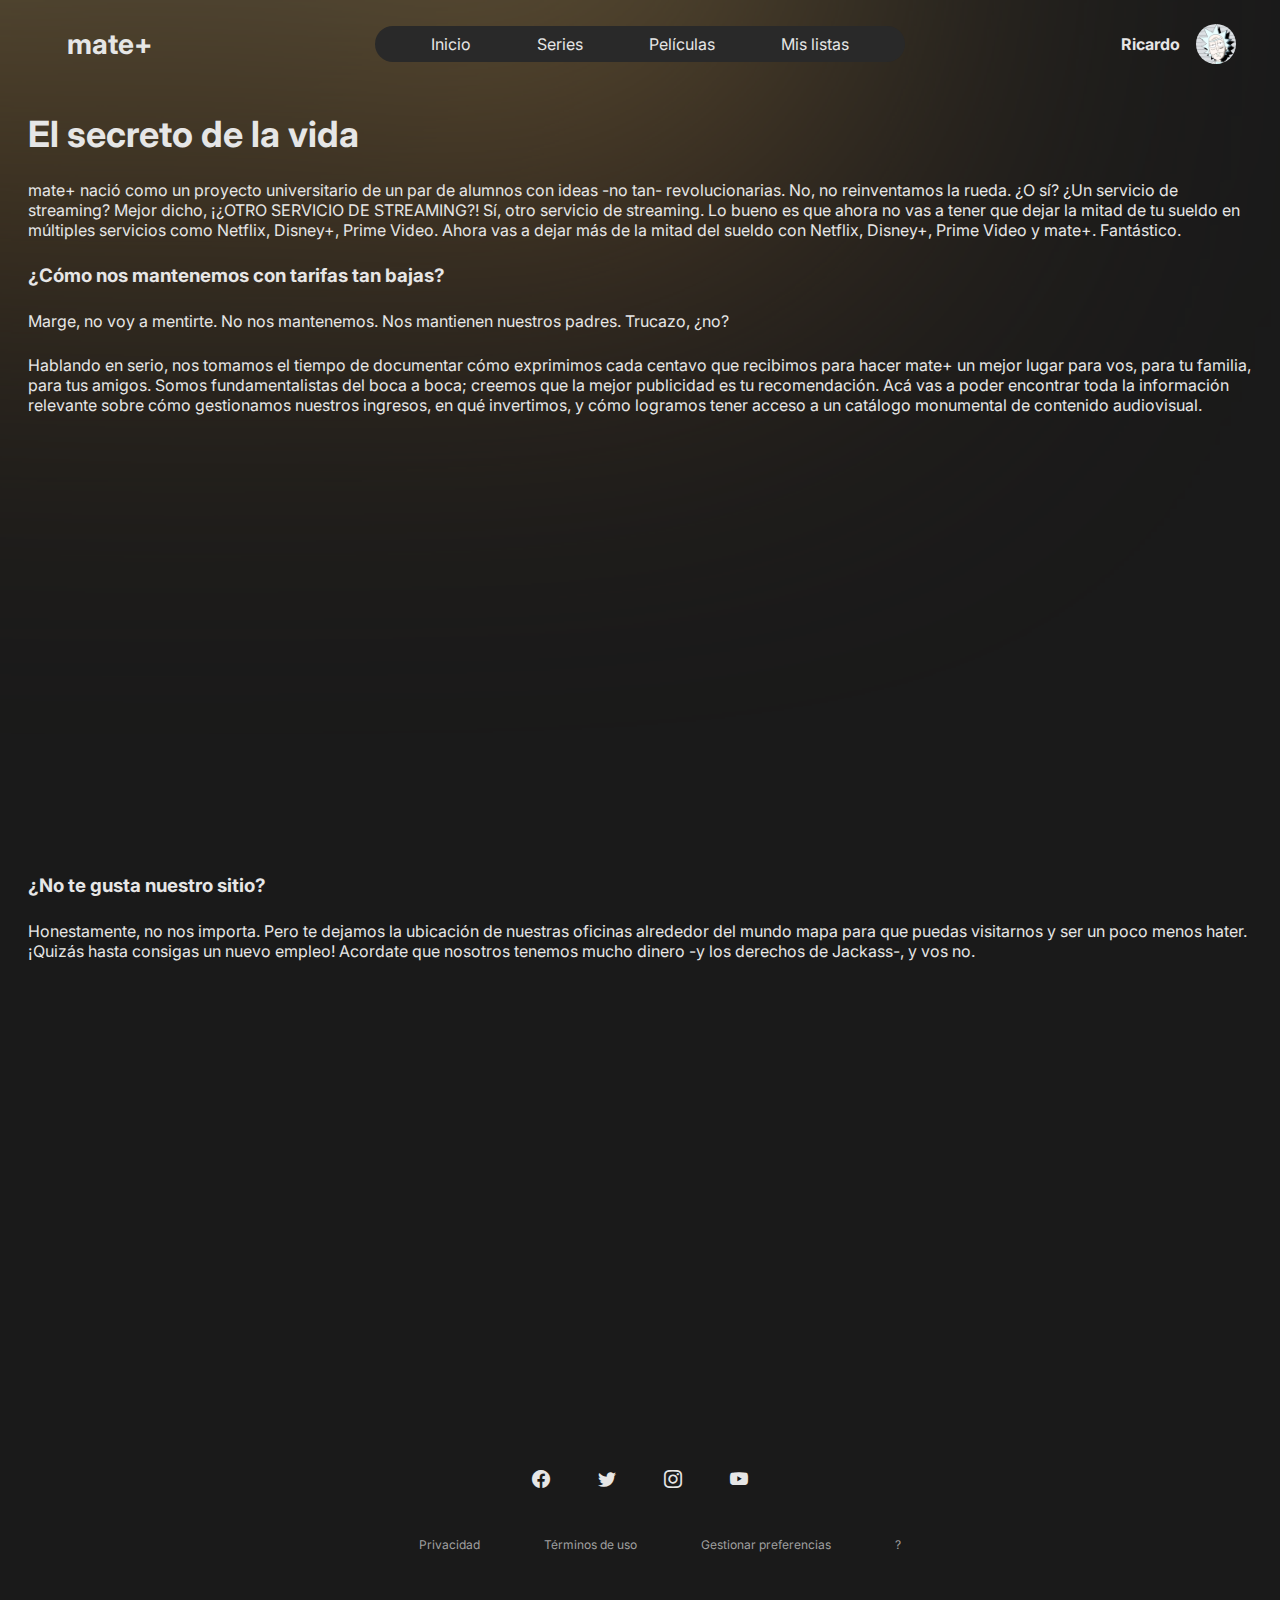
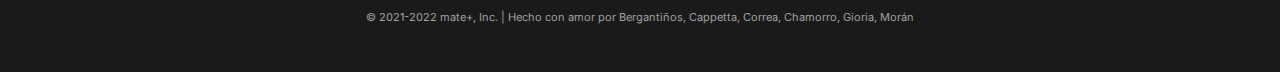
<file: Mate/views/supersecreto.html>
<!DOCTYPE html>
<html lang="en">
  <head>
    <meta charset="UTF-8" />
    <meta http-equiv="X-UA-Compatible" content="IE=edge" />
    <meta name="viewport" content="width=device-width, initial-scale=1.0" />
    <link rel="stylesheet" href="../public/styles.css" />
    <link
      rel="stylesheet"
      href="https://cdn.jsdelivr.net/npm/bootstrap-icons@1.8.3/font/bootstrap-icons.css"
    />
    <link rel="preconnect" href="https://fonts.googleapis.com" />
    <link rel="preconnect" href="https://fonts.gstatic.com" crossorigin />
    <link
      href="https://fonts.googleapis.com/css2?family=Inter:wght@100;200;300;400;500;600;700;800;900&display=swap"
      rel="stylesheet"
    />
    <title>? | mate+</title>
    <meta
      name="description"
      content="Aquí encontrarás las últimas películas, series y cortos. El mejor contenido actualizado, nacional e internacional."
    />
    <meta
      name="keywords"
      content="mate+,Series Argentinas,Películas Argentinas,Cortos Argentinos,Series,Peliculas"
    />
    <link rel="canonical" href="https://www.mateplus.com.ar/supersecreto" />
  </head>
  <body>
    <header>
      <div class="container-header">
        <a href="./index.html">
          <div class="container-logo-text">
            <p id="logo-name">mate+</p>
          </div>
        </a>
        <nav>
          <div class="container-nav-bar">
            <ul id="navbar-options">
              <a href="index.html"><li>Inicio</li></a>
              <a href="series.html"><li>Series</li></a>
              <a href="peliculas.html"><li>Películas</li></a>
              <a href="mislistas.html"><li>Mis listas</li></a>
            </ul>
          </div>
        </nav>
        <div class="container-header-profile">
          <a href="./perfil.html">
            <p id="profile-user">Ricardo</p>
            <img id="profile-avatar" src="../public/images/avatar.png" />
          </a>
        </div>
      </div>
    </header>
    <main>
      <img
        class="blur-banner mislistas"
        src="../public/images/rect_iamlegend.png"
        style="width: 100%"
      />
      <section class="new-arrivals">
        <h1>El secreto de la vida</h1>
        <p class="super-secret-description">
          mate+ nació como un proyecto universitario de un par de alumnos con
          ideas -no tan- revolucionarias. No, no reinventamos la rueda. ¿O sí?
          ¿Un servicio de streaming? Mejor dicho, ¡¿OTRO SERVICIO DE STREAMING?!
          Sí, otro servicio de streaming. Lo bueno es que ahora no vas a tener
          que dejar la mitad de tu sueldo en múltiples servicios como Netflix,
          Disney+, Prime Video. Ahora vas a dejar más de la mitad del sueldo con
          Netflix, Disney+, Prime Video y mate+. Fantástico.
        </p>
        <h3 class="super-secret-subtitle">
          ¿Cómo nos mantenemos con tarifas tan bajas?
        </h3>
        <p class="super-secret-description">
          Marge, no voy a mentirte. No nos mantenemos. Nos mantienen nuestros
          padres. Trucazo, ¿no?
        </p>
        <p class="super-secret-description">
          Hablando en serio, nos tomamos el tiempo de documentar cómo exprimimos
          cada centavo que recibimos para hacer mate+ un mejor lugar para vos,
          para tu familia, para tus amigos. Somos fundamentalistas del boca a
          boca; creemos que la mejor publicidad es tu recomendación. Acá vas a
          poder encontrar toda la información relevante sobre cómo gestionamos
          nuestros ingresos, en qué invertimos, y cómo logramos tener acceso a
          un catálogo monumental de contenido audiovisual.
        </p>
        <div class="container-video-secret">
          <iframe
            width="560"
            height="315"
            src="https://www.youtube.com/embed/dQw4w9WgXcQ"
            title="YouTube video player"
            frameborder="0"
            allow="accelerometer; autoplay; clipboard-write; encrypted-media; gyroscope; picture-in-picture"
            allowfullscreen
            id="best-song-ever"
          ></iframe>
        </div>
        <h3 class="super-secret-subtitle">¿No te gusta nuestro sitio?</h3>
        <p class="terms-description">
          Honestamente, no nos importa. Pero te dejamos la ubicación de nuestras
          oficinas alrededor del mundo mapa para que puedas visitarnos y ser un
          poco menos hater. ¡Quizás hasta consigas un nuevo empleo! Acordate que
          nosotros tenemos mucho dinero -y los derechos de Jackass-, y vos no.
        </p>
        <div class="container-map-secret">
          <iframe
            src="https://www.google.com/maps/embed?pb=!1m18!1m12!1m3!1d3283.4772273203716!2d-58.38399818390829!3d-34.6173785804559!2m3!1f0!2f0!3f0!3m2!1i1024!2i768!4f13.1!3m3!1m2!1s0x95bccaba6ac89b35%3A0x1a2dc24cbca665a7!2sUADE!5e0!3m2!1sen!2sar!4v1655250386214!5m2!1sen!2sar"
            width="600"
            height="450"
            style="border: 0"
            allowfullscreen=""
            loading="lazy"
            referrerpolicy="no-referrer-when-downgrade"
            class="tiny-map"
          ></iframe>
          <iframe
            src="https://www.google.com/maps/embed?pb=!1m18!1m12!1m3!1d3172.3321790945956!2d-122.01116068386239!3d37.33464377984188!2m3!1f0!2f0!3f0!3m2!1i1024!2i768!4f13.1!3m3!1m2!1s0x808fb596e9e188fd%3A0x3b0d8391510688f0!2sApple%20Park!5e0!3m2!1sen!2sar!4v1655251746663!5m2!1sen!2sar"
            width="600"
            height="450"
            style="border: 0"
            allowfullscreen=""
            loading="lazy"
            referrerpolicy="no-referrer-when-downgrade"
            class="tiny-map"
          ></iframe>
          <iframe
            src="https://www.google.com/maps/embed?pb=!1m18!1m12!1m3!1d3036.004440911736!2d-3.690522383806176!3d40.45303867936102!2m3!1f0!2f0!3f0!3m2!1i1024!2i768!4f13.1!3m3!1m2!1s0xd4228e23705d39f%3A0xa8fff6d26e2b1988!2sSantiago%20Bernab%C3%A9u%20Stadium!5e0!3m2!1sen!2sar!4v1655251900338!5m2!1sen!2sar"
            width="600"
            height="450"
            style="border: 0"
            allowfullscreen=""
            loading="lazy"
            referrerpolicy="no-referrer-when-downgrade"
            class="tiny-map"
          ></iframe>
        </div>
      </section>
    </main>
    <footer>
      <nav>
        <div class="container-footer-bar">
          <div class="social-media-footer">
            <a href="https://www.facebook.com"
              ><i class="bi bi-facebook"></i
            ></a>
            <a href="https://www.twitter.com"><i class="bi bi-twitter"></i></a>
            <a href="https://www.instagram.com"
              ><i class="bi bi-instagram"></i
            ></a>
            <a href="https://www.youtube.com"><i class="bi bi-youtube"></i></a>
          </div>

          <div class="hyperlinks-footer">
            <ul id="footer-options">
              <a href="privacidad.html"><li>Privacidad</li></a>
              <a href="terminos.html"><li>Términos de uso</li></a>
              <a href="perfil.html"><li>Gestionar preferencias</li></a>
              <a href="supersecreto.html"><li>?</li></a>
            </ul>
          </div>
        </div>
      </nav>
      <p id="copyright-footer-message">
        © 2021-2022 mate+, Inc. | Hecho con amor por Bergantiños, Cappetta,
        Correa, Chamorro, Gioria, Morán
      </p>
    </footer>
  </body>
</html>
</file>
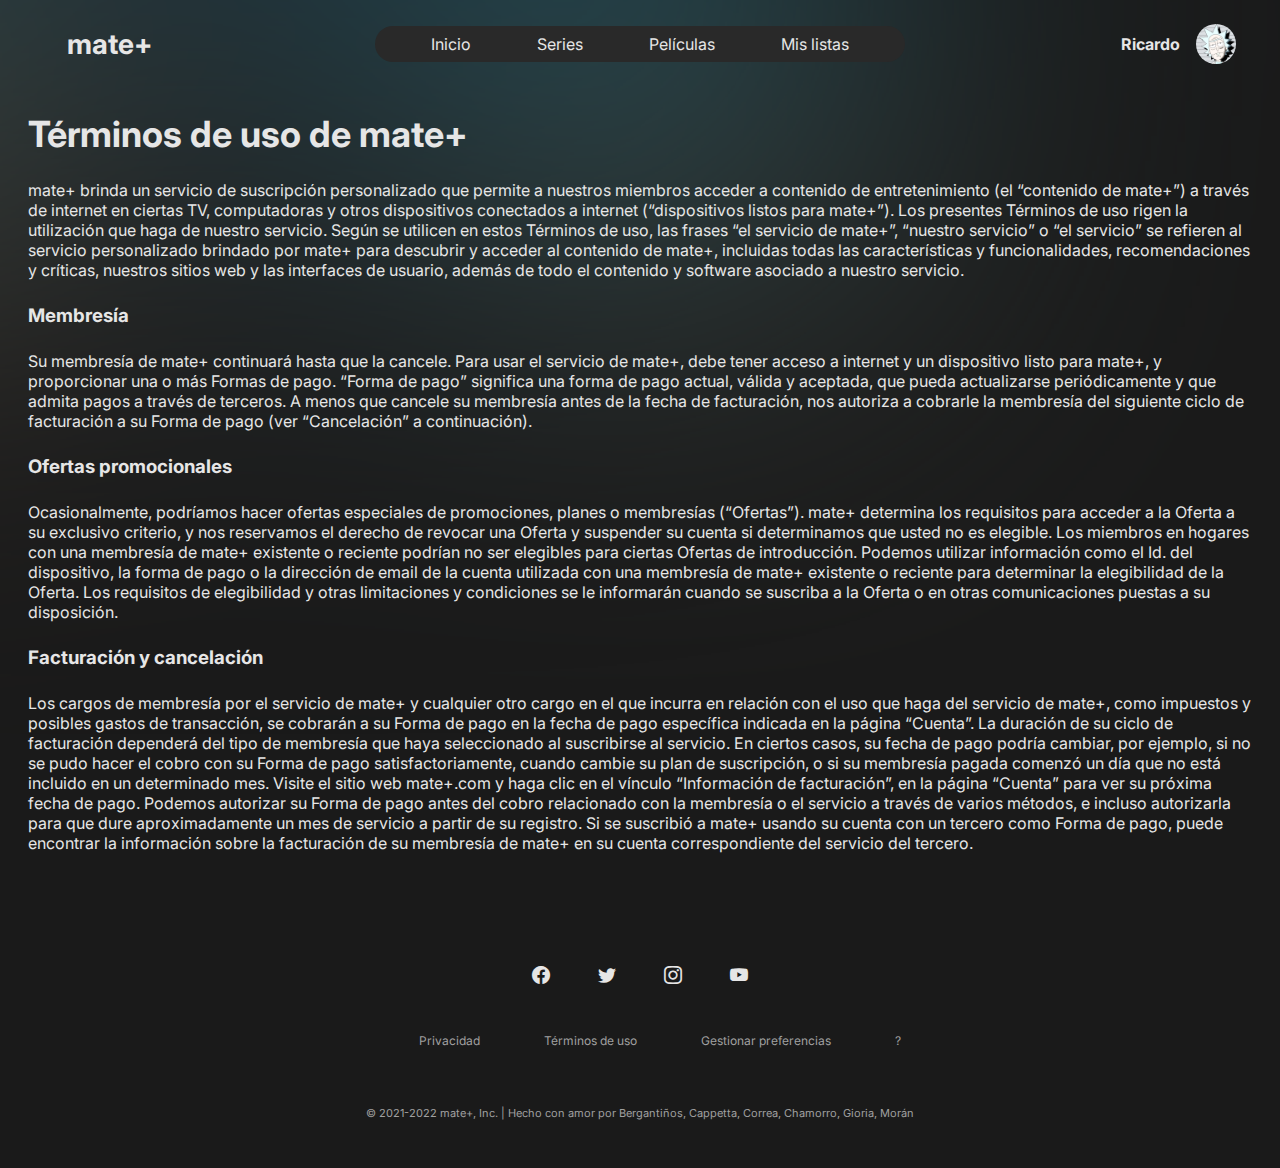
<file: Mate/views/terminos.html>
<!DOCTYPE html>
<html lang="en">
  <head>
    <meta charset="UTF-8" />
    <meta http-equiv="X-UA-Compatible" content="IE=edge" />
    <meta name="viewport" content="width=device-width, initial-scale=1.0" />
    <link rel="stylesheet" href="../public/styles.css" />
    <link
      rel="stylesheet"
      href="https://cdn.jsdelivr.net/npm/bootstrap-icons@1.8.3/font/bootstrap-icons.css"
    />
    <link rel="preconnect" href="https://fonts.googleapis.com" />
    <link rel="preconnect" href="https://fonts.gstatic.com" crossorigin />
    <link
      href="https://fonts.googleapis.com/css2?family=Inter:wght@100;200;300;400;500;600;700;800;900&display=swap"
      rel="stylesheet"
    />
    <title>Términos y Condiciones | mate+</title>
    <meta
      name="description"
      content="Aquí encontrarás las últimas películas, series y cortos. El mejor contenido actualizado, nacional e internacional."
    />
    <meta
      name="keywords"
      content="mate+,Series Argentinas,Películas Argentinas,Cortos Argentinos,Series,Peliculas"
    />
    <link rel="canonical" href="https://www.mateplus.com.ar/terminos" />
  </head>
  <body>
    <header>
      <div class="container-header">
        <a href="./index.html">
          <div class="container-logo-text">
            <p id="logo-name">mate+</p>
          </div>
        </a>
        <nav>
          <div class="container-nav-bar">
            <ul id="navbar-options">
              <a href="index.html"><li>Inicio</li></a>
              <a href="series.html"><li>Series</li></a>
              <a href="peliculas.html"><li>Películas</li></a>
              <a href="mislistas.html"><li>Mis listas</li></a>
            </ul>
          </div>
        </nav>
        <div class="container-header-profile">
          <a href="./perfil.html">
            <p id="profile-user">Ricardo</p>
            <img id="profile-avatar" src="../public/images/avatar.png" />
          </a>
        </div>
      </div>
    </header>
    <main>
      <img
        class="blur-banner mislistas"
        src="../public/images/rect_mandalorian.png"
        style="width: 100%"
      />
      <section class="new-arrivals">
        <h1>Términos de uso de mate+</h1>
        <p class="terms-description">
          mate+ brinda un servicio de suscripción personalizado que permite a
          nuestros miembros acceder a contenido de entretenimiento (el
          “contenido de mate+”) a través de internet en ciertas TV, computadoras
          y otros dispositivos conectados a internet (“dispositivos listos para
          mate+”). Los presentes Términos de uso rigen la utilización que haga
          de nuestro servicio. Según se utilicen en estos Términos de uso, las
          frases “el servicio de mate+”, “nuestro servicio” o “el servicio” se
          refieren al servicio personalizado brindado por mate+ para descubrir y
          acceder al contenido de mate+, incluidas todas las características y
          funcionalidades, recomendaciones y críticas, nuestros sitios web y las
          interfaces de usuario, además de todo el contenido y software asociado
          a nuestro servicio.
        </p>
        <h3 class="terms-subtitle">Membresía</h3>
        <p class="terms-description">
          Su membresía de mate+ continuará hasta que la cancele. Para usar el
          servicio de mate+, debe tener acceso a internet y un dispositivo listo
          para mate+, y proporcionar una o más Formas de pago. “Forma de pago”
          significa una forma de pago actual, válida y aceptada, que pueda
          actualizarse periódicamente y que admita pagos a través de terceros. A
          menos que cancele su membresía antes de la fecha de facturación, nos
          autoriza a cobrarle la membresía del siguiente ciclo de facturación a
          su Forma de pago (ver “Cancelación” a continuación).
        </p>
        <h3 class="terms-subtitle">Ofertas promocionales</h3>
        <p class="terms-description">
          Ocasionalmente, podríamos hacer ofertas especiales de promociones,
          planes o membresías (“Ofertas”). mate+ determina los requisitos para
          acceder a la Oferta a su exclusivo criterio, y nos reservamos el
          derecho de revocar una Oferta y suspender su cuenta si determinamos
          que usted no es elegible. Los miembros en hogares con una membresía de
          mate+ existente o reciente podrían no ser elegibles para ciertas
          Ofertas de introducción. Podemos utilizar información como el Id. del
          dispositivo, la forma de pago o la dirección de email de la cuenta
          utilizada con una membresía de mate+ existente o reciente para
          determinar la elegibilidad de la Oferta. Los requisitos de
          elegibilidad y otras limitaciones y condiciones se le informarán
          cuando se suscriba a la Oferta o en otras comunicaciones puestas a su
          disposición.
        </p>
        <h3 class="terms-subtitle">Facturación y cancelación</h3>
        <p class="terms-description">
          Los cargos de membresía por el servicio de mate+ y cualquier otro
          cargo en el que incurra en relación con el uso que haga del servicio
          de mate+, como impuestos y posibles gastos de transacción, se cobrarán
          a su Forma de pago en la fecha de pago específica indicada en la
          página “Cuenta”. La duración de su ciclo de facturación dependerá del
          tipo de membresía que haya seleccionado al suscribirse al servicio. En
          ciertos casos, su fecha de pago podría cambiar, por ejemplo, si no se
          pudo hacer el cobro con su Forma de pago satisfactoriamente, cuando
          cambie su plan de suscripción, o si su membresía pagada comenzó un día
          que no está incluido en un determinado mes. Visite el sitio web
          mate+.com y haga clic en el vínculo “Información de facturación”, en
          la página “Cuenta” para ver su próxima fecha de pago. Podemos
          autorizar su Forma de pago antes del cobro relacionado con la
          membresía o el servicio a través de varios métodos, e incluso
          autorizarla para que dure aproximadamente un mes de servicio a partir
          de su registro. Si se suscribió a mate+ usando su cuenta con un
          tercero como Forma de pago, puede encontrar la información sobre la
          facturación de su membresía de mate+ en su cuenta correspondiente del
          servicio del tercero.
        </p>
      </section>
    </main>
    <footer>
      <nav>
        <div class="container-footer-bar">
          <div class="social-media-footer">
            <a href="https://www.facebook.com"
              ><i class="bi bi-facebook"></i
            ></a>
            <a href="https://www.twitter.com"><i class="bi bi-twitter"></i></a>
            <a href="https://www.instagram.com"
              ><i class="bi bi-instagram"></i
            ></a>
            <a href="https://www.youtube.com"><i class="bi bi-youtube"></i></a>
          </div>

          <div class="hyperlinks-footer">
            <ul id="footer-options">
              <a href="privacidad.html"><li>Privacidad</li></a>
              <a href="terminos.html"><li>Términos de uso</li></a>
              <a href="perfil.html"><li>Gestionar preferencias</li></a>
              <a href="supersecreto.html"><li>?</li></a>
            </ul>
          </div>
        </div>
      </nav>
      <p id="copyright-footer-message">
        © 2021-2022 mate+, Inc. | Hecho con amor por Bergantiños, Cappetta,
        Correa, Chamorro, Gioria, Morán
      </p>
    </footer>
  </body>
</html>
</file>
<file: Mate/styles.css>
* {
  box-sizing: border-box;
  max-width: 1280px;
  margin: auto;
  font-family: "Inter", "Roboto", "-apple-system", "Segoe UI", "Helvetica Neue",
    "Arial";
  /* font-family: "Netflix Sans", "-apple-system", "BlinkMacSystemFont",
    '"Segoe UI"', "Roboto", '"Helvetica Neue"', "Arial", "sans-serif",
    '"Apple Color Emoji"', '"Segoe UI Emoji"', '"Segoe UI Symbol"' !important; */
}

body {
  background-color: #1a1a1a;
  padding: 0;
  color: rgb(230, 230, 230);
}

.container-header {
  display: flex;
  justify-content: space-between;
  margin-top: 24px;
  margin-bottom: 24px;
}

.container-logo-text {
  display: flex;
  flex-direction: row;
  width: 168px;
}

#navbar-options {
  display: flex;
  gap: 50px;
  background-color: rgb(41, 41, 41);
  border-radius: 16000px;
  height: 36px;
  color: rgb(230, 230, 230);
  padding-left: 48px;
  padding-right: 48px;
  margin-left: 130px;
  margin-right: 130px;
  width: 530px;
  z-index: 1 !important;
}

#footer-options {
  display: flex;
  gap: 64px;
  height: 36px;
  color: rgb(230, 230, 230);
  font-size: 12px;
}

#footer-options li {
  list-style-type: none;
  place-self: center;
  color: rgb(160, 160, 160);
}

#footer-options li:hover {
  text-decoration: underline;
}

#navbar-options li {
  list-style-type: none;
  font-weight: bolder;
  place-self: center;
  transition: background-color 0.3s, padding 0.3s, border-radius 0.3s,
    color 0.3s;
}

#navbar-options li:hover {
  background-color: rgb(233, 233, 233);
  color: black;
  padding: 10px;
  border-radius: 1000000000px;
}

a {
  text-decoration: none;
  color: rgb(230, 230, 230);
}

a:hover {
  color: rgb(192, 192, 192);
}

.bi-bell-fill {
  padding-left: 14px;
  z-index: 1 !important;
}

.bi-caret-down-fill {
  padding-left: 12px;
  margin-right: 30px;
  z-index: 1 !important;
}

.bi {
  color: rgb(230, 230, 230);
  cursor: pointer;
  z-index: 1 !important;
}

.bi:hover {
  color: rgb(192, 192, 192) !important;
  z-index: 1 !important;
}

#logo {
  display: none;
  width: 60px;
  filter: invert();
  opacity: 85%;
  cursor: pointer;
}

div .container-logo-text:hover {
  color: rgb(230, 230, 230) !important;
}

#logo-name {
  align-self: center;
  margin: auto;
  font-weight: bolder;
  font-size: 28px;
  cursor: pointer;
  z-index: 1 !important;
}

.container-nav-bar {
  display: flex;
  flex-direction: row;
}

.container-footer-bar {
  display: flex;
  flex-direction: column;
}

.container-header-profile {
  display: flex;
  flex-direction: row;
  place-content: center;
  align-items: center;
  width: 168px;
}

#profile-avatar {
  width: 40px;
  height: 40px;
  border-radius: 10000000000px;
  cursor: pointer;
  z-index: 1 !important;
}

#profile-user {
  margin-right: 16px;
  margin-left: 16px;
  font-weight: bolder;
  cursor: pointer;
  z-index: 1 !important;
}

#profile-user:hover {
  color: rgb(192, 192, 192) !important;
}

.container-banner-home {
  display: flex;
  flex-direction: row;
  margin-top: 48px;
  width: 100%;
}

#banner {
  width: 100%;
  height: 460px;
  background-repeat: no-repeat;
  background-image: url("./public/images/banner.jpg");
  background-size: 100%;
  background-position: top;
  border-radius: 8px;
  cursor: pointer;
  z-index: 1 !important;
}

.banner-icon-left {
  position: relative;
  left: 72px;
  font-size: 28px;
  border-radius: 10000000000000px;
  box-shadow: 0px 0px 20px 0px rgb(0, 0, 0);
  line-height: 0px;
  color: rgb(223, 223, 223);
  background-color: rgba(0, 0, 0, 0.322);
  cursor: pointer;
  transition: transform 0.5s;
}

.banner-icon-left:hover {
  transform: scale(1.5);
}

.banner-icon-right:hover {
  transform: scale(1.5);
}

.banner-icon-right {
  position: relative;
  right: 72px;
  font-size: 28px;
  border-radius: 10000000000000px;
  box-shadow: 0px 0px 20px 0px rgb(0, 0, 0);
  line-height: 0px;
  color: rgb(223, 223, 223);
  background-color: rgba(0, 0, 0, 0.322);
  cursor: pointer;
  transition: transform 0.5s;
}

.new-arrivals {
  padding-left: 28px;
  padding-right: 28px;
  margin-top: 24px;
  margin-bottom: 48px;
}

.new-trends {
  padding-left: 28px;
  padding-right: 28px;
  margin-top: 24px;
  margin-bottom: 48px;
}

.new-arrivals h1 {
  margin-top: 48px;
  font-weight: bolder;
  font-size: 36px;
  position: relative;
  z-index: 1 !important;
}

.new-trends h1 {
  margin-top: 48px;
  font-weight: bolder;
  font-size: 36px;
}

.multimedia-card {
  margin-top: 24px;
  cursor: pointer;
  z-index: 1 !important;
}

.multimedia-card img {
  width: 290px;
  height: 400px;
  border-radius: 8px;
  transition: transform 0.5s, box-shadow 0.5s;
}

.multimedia-card img:hover {
  transform: scale(1.03);
  box-shadow: 0px 0px 20px 0px rgba(255, 255, 255, 0.212);
}

.container-new-arrivals {
  display: flex;
  flex-direction: row;
  flex-wrap: wrap;
  gap: 8px;
  z-index: 1 !important;
}

.container-trending {
  display: flex;
  flex-direction: row;
  flex-wrap: wrap;
  gap: 8px;
  margin-top: -32px;
}

.trending-card {
  display: flex;
  flex-direction: column;
}

.trending-card img {
  width: 290px;
  height: 169px;
  border-radius: 8px;
  transition: box-shadow 0.5s, transform 0.5s;
  cursor: pointer;
}

.trending-card img:hover {
  transform: scale(1.03);
  box-shadow: 0px 0px 20px 0px rgba(255, 255, 255, 0.212);
}

p#trend-title {
  position: relative;
  max-width: 120px;
  top: 158px;
  left: 18px;
  font-weight: bolder;
  font-size: 24px;
  z-index: 10000000000000;
  transition: transform 0.5s;
  margin: 0px;
  text-shadow: 0px 0px 10px rgba(0, 0, 0, 0.685);
  color: white;
}

.trending-card:hover p#trend-title {
  transform: scale(1.1);
}

#dummy {
  width: 0px;
  opacity: 0;
  display: inline-block;
  line-height: 27px;
}

#copyright-footer-message {
  margin-top: 48px;
  font-size: 11px;
  text-align: center;
  margin-bottom: 48px;
  color: rgb(160, 160, 160);
}

.social-media-footer {
  display: flex;
  flex-direction: row;
  gap: 48px;
  font-size: 18px;
  margin-top: 64px;
  margin-bottom: 36px;
}

.hyperlinks-footer {
  display: flex;
  flex-direction: row;
}

/**/

/* Slideshow container */
.slideshow-container {
  max-width: 1280px;
  position: relative;
  margin: auto;
}

/* Hide the images by default */
.mySlides {
  display: none;
  height: 460px;
  transition: transform 0.3s ease-in-out;
}

.slideshow-container:hover .mySlides {
  transform: scale(1.005);
}

/* Next & previous buttons */
.prev,
.next {
  cursor: pointer;
  position: absolute;
  top: 50%;
  width: auto;
  margin-top: -35px;
  padding: 16px;
  color: rgb(223, 223, 223);
  font-weight: bold;
  font-size: 36px;
  transition: 0.6s ease;
  border-radius: 0 3px 3px 0;
  user-select: none;
}

/* Position the "next button" to the right */
.next {
  right: 0;
  border-radius: 3px 0 0 3px;
}

/* On hover, add a black background color with a little bit see-through */
.prev:hover,
.next:hover {
  background-color: rgba(0, 0, 0, 0.8);
}

/* Caption text */
.text {
  color: #f2f2f2;
  font-size: 36px;
  padding-top: 8px;
  padding-bottom: 8px;
  padding-left: 40px;
  padding-right: 8px;
  position: absolute;
  bottom: 28px;
  width: 100%;
  text-align: left;
  left: 28px;
  font-weight: bolder;
  text-shadow: 0px 0px 10px rgba(0, 0, 0, 0.685);
}

/* Number text (1/3 etc) */
.numbertext {
  color: #f2f2f2;
  font-size: 12px;
  padding: 8px 12px;
  position: absolute;
  top: 0;
}

/* The dots/bullets/indicators */
.dot {
  display: none;
  cursor: pointer;
  height: 15px;
  width: 15px;
  margin: 0 6px;
  background-color: #bbb;
  border-radius: 50%;
  transition: background-color 0.6s ease;
}

.active,
.dot:hover {
  background-color: #717171;
}

/* Fading animation */
.fade {
  animation-name: fade;
  animation-duration: 1.5s;
}

@keyframes fade {
  from {
    opacity: 0.4;
  }
  to {
    opacity: 1;
  }
}

.blur-banner {
  display: none;
  filter: blur(215px);
  position: absolute;
  bottom: 0px;
  right: 0px;
  z-index: -1000;
}

.blur-banner img {
  z-index: -1000;
}
</file>
<file: Mate/public/styles.css>
* {
  box-sizing: border-box;
  /*max-width: 1280px;*/
  margin: auto;
  transition: color 0.2s ease;
  font-family: "Inter", "Roboto", "-apple-system", "Segoe UI", "Helvetica Neue",
    "Arial";
  /* font-family: "Netflix Sans", "-apple-system", "BlinkMacSystemFont",
    '"Segoe UI"', "Roboto", '"Helvetica Neue"', "Arial", "sans-serif",
    '"Apple Color Emoji"', '"Segoe UI Emoji"', '"Segoe UI Symbol"' !important; */
}

body {
  background-color: #1a1a1a;
  padding: 0;
  color: rgb(230, 230, 230);
  width: 1280px;
}

.container-header {
  display: flex;
  justify-content: space-between;
  margin-top: 24px;
  margin-bottom: 24px;
}

.container-logo-text {
  display: flex;
  flex-direction: row;
  width: 168px;
}

#navbar-options {
  display: flex;
  gap: 50px;
  background-color: rgb(41, 41, 41);
  border-radius: 16000px;
  height: 36px;
  color: rgb(230, 230, 230);
  padding-left: 48px;
  padding-right: 48px;
  margin-left: 130px;
  margin-right: 130px;
  width: 530px;
  z-index: 1 !important;
}

#footer-options {
  display: flex;
  gap: 64px;
  height: 36px;
  color: rgb(230, 230, 230);
  font-size: 12px;
}

#footer-options li {
  list-style-type: none;
  place-self: center;
  color: rgb(160, 160, 160);
}

#footer-options li:hover {
  text-decoration: underline;
}

#navbar-options li {
  list-style-type: none;
  place-self: center;
  transition: background-color 0.3s, padding 0.3s, border-radius 0.3s,
    color 0.3s;
}

#navbar-options li:hover {
  background-color: rgb(233, 233, 233);
  color: black;
  padding: 10px;
  border-radius: 1000000000px;
  font-weight: bolder;
}

a {
  text-decoration: none;
  color: rgb(230, 230, 230);
}

a:hover {
  color: rgb(192, 192, 192);
}

.bi-bell-fill {
  padding-left: 14px;
  z-index: 1 !important;
}

.bi-caret-down-fill {
  padding-left: 12px;
  margin-right: 30px;
  z-index: 1 !important;
}

.bi {
  color: rgb(230, 230, 230);
  cursor: pointer;
  z-index: 1 !important;
}

.bi:hover {
  color: rgb(192, 192, 192) !important;
  z-index: 1 !important;
}

#logo {
  display: none;
  width: 60px;
  filter: invert();
  opacity: 85%;
  cursor: pointer;
}

div .container-logo-text:hover {
  color: rgb(230, 230, 230) !important;
}

#logo-name {
  align-self: center;
  margin: auto;
  font-weight: bolder;
  font-size: 28px;
  cursor: pointer;
  z-index: 1 !important;
}

.container-nav-bar {
  display: flex;
  flex-direction: row;
}

.container-footer-bar {
  display: flex;
  flex-direction: column;
}

.container-header-profile {
  display: flex;
  flex-direction: row;
  place-content: center;
  align-items: center;
  width: 168px;
}

#profile-avatar {
  width: 40px;
  height: 40px;
  border-radius: 10000000000px;
  cursor: pointer;
  z-index: 1 !important;
}

#profile-user {
  margin-right: 16px;
  margin-left: 16px;
  font-weight: bolder;
  cursor: pointer;
  z-index: 1 !important;
}

#profile-user:hover {
  color: rgb(192, 192, 192) !important;
}

.container-banner-home {
  display: flex;
  flex-direction: row;
  margin-top: 48px;
  width: 100%;
}

#banner {
  width: 100%;
  height: 460px;
  background-repeat: no-repeat;
  background-size: 100%;
  background-position: top;
  border-radius: 64px;
  cursor: pointer;
  z-index: 1 !important;
}

#best-song-ever {
  border-radius: 8px;
}

.privacy-description {
  margin-top: 24px;
}

.privacy-subtitle {
  margin-top: 24px;
}

.terms-description {
  margin-top: 24px;
}

.terms-subtitle {
  margin-top: 24px;
}

.super-secret-description {
  margin-top: 24px;
}

.super-secret-subtitle {
  margin-top: 24px;
}

.tiny-map {
  border-radius: 8px;
  width: 300px;
  height: 300px;
}

#tus-secretos {
  width: 240px;
  height: 172px;
  border-radius: 8px;
  margin: 0;
}

.container-map-secret {
  display: flex;
  margin-top: 72px;
  margin-bottom: 72px;
}

.contenedor-secretos {
  display: flex;
  flex-direction: row;
  margin-top: 72px;
  justify-content: center;
}

.contenedor-secretos-textos {
  display: flex;
  width: 200px;
  flex-direction: column;
  margin-left: 48px;
  margin-right: 0px;
}

.contenedor-secretos-textos h3 {
  margin: 0;
  margin-bottom: 12px;
}

.banner-icon-left {
  position: relative;
  left: 72px;
  font-size: 28px;
  border-radius: 10000000000000px;
  box-shadow: 0px 0px 20px 0px rgb(0, 0, 0);
  line-height: 0px;
  color: rgb(223, 223, 223);
  background-color: rgba(0, 0, 0, 0.322);
  cursor: pointer;
  transition: transform 0.5s;
}

.banner-icon-left:hover {
  transform: scale(1.5);
}

.container-video-secret {
  display: flex;
  margin-top: 72px;
  margin-bottom: 72px;
}

.banner-icon-right:hover {
  transform: scale(1.5);
}

.banner-icon-right {
  position: relative;
  right: 72px;
  font-size: 28px;
  border-radius: 10000000000000px;
  box-shadow: 0px 0px 20px 0px rgb(0, 0, 0);
  line-height: 0px;
  color: rgb(223, 223, 223);
  background-color: rgba(0, 0, 0, 0.322);
  cursor: pointer;
  transition: transform 0.5s;
}

.new-arrivals {
  padding-left: 28px;
  padding-right: 28px;
  margin-top: 24px;
  margin-bottom: 48px;
}

.shows-suggestions {
  padding-left: 28px;
  padding-right: 28px;
  margin-top: 24px;
  margin-bottom: 48px;
}

.movies-suggestions {
  padding-left: 28px;
  padding-right: 28px;
  margin-top: 24px;
  margin-bottom: 48px;
}

.shows-suggestions h1 {
  margin-top: 48px;
  font-weight: bolder;
  font-size: 36px;
  position: relative;
  z-index: 1 !important;
}

.movies-suggestions h1 {
  margin-top: 48px;
  font-weight: bolder;
  font-size: 36px;
  position: relative;
  z-index: 1 !important;
}

.profile-section {
  padding-left: 28px;
  padding-right: 28px;
  margin-top: 24px;
  margin-bottom: 72px;
}

.new-trends {
  padding-left: 28px;
  padding-right: 28px;
  margin-top: 24px;
  margin-bottom: 48px;
}

.new-arrivals h1 {
  margin-top: 48px;
  font-weight: bolder;
  font-size: 36px;
  position: relative;
  z-index: 1 !important;
}

.new-trends h1 {
  margin-top: 48px;
  font-weight: bolder;
  font-size: 36px;
}

.profile-section h1 {
  margin-top: 48px;
  font-weight: bolder;
  font-size: 36px;
  position: relative;
  z-index: 1 !important;
}

.multimedia-card {
  margin-top: 24px;
  cursor: pointer;
  z-index: 1 !important;
}

.multimedia-card img {
  width: 290px;
  height: 400px;
  border-radius: 8px;
  transition: transform 0.5s, box-shadow 0.5s;
}

.multimedia-card img:hover {
  transform: scale(1.03);
  box-shadow: 0px 0px 20px 0px rgba(255, 255, 255, 0.212);
}

.container-new-arrivals {
  display: flex;
  flex-direction: row;
  flex-wrap: wrap;
  gap: 8px;
  z-index: 1 !important;
}

.container-trending {
  display: flex;
  flex-direction: row;
  flex-wrap: wrap;
  gap: 8px;
  margin-top: -32px;
}

.trending-card {
  display: flex;
  flex-direction: column;
}

.trending-card img {
  width: 290px;
  height: 169px;
  border-radius: 8px;
  transition: box-shadow 0.5s, transform 0.5s;
  cursor: pointer;
}

.trending-card img:hover {
  transform: scale(1.03);
  box-shadow: 0px 0px 20px 0px rgba(255, 255, 255, 0.212);
}

p#trend-title {
  position: relative;
  max-width: 120px;
  top: 158px;
  left: 18px;
  font-weight: bolder;
  font-size: 24px;
  z-index: 10000000000000;
  transition: transform 0.5s;
  margin: 0px;
  text-shadow: 0px 0px 10px rgba(0, 0, 0, 0.685);
  color: white;
  cursor: pointer !important;
}

.trending-card:hover p#trend-title {
  transform: scale(1.1);
}

#dummy {
  width: 0px;
  opacity: 0;
  display: inline-block;
  line-height: 27px;
}

#copyright-footer-message {
  margin-top: 48px;
  font-size: 11px;
  text-align: center;
  margin-bottom: 48px;
  color: rgb(160, 160, 160);
}

.social-media-footer {
  display: flex;
  flex-direction: row;
  gap: 48px;
  font-size: 18px;
  margin-top: 64px;
  margin-bottom: 36px;
}

.hyperlinks-footer {
  display: flex;
  flex-direction: row;
}

/**/

/* Slideshow container */
.slideshow-container {
  max-width: 1280px;
  position: relative;
  margin-top: 48px;
  margin-bottom: 48px;
}

/* Hide the images by default */
.mySlides {
  display: none;
  height: 460px;
  transition: transform 0.3s ease-in-out;
}

.slideshow-container:hover .mySlides {
  transform: scale(1.005);
}

/* Next & previous buttons */
.prev,
.next {
  cursor: pointer;
  position: absolute;
  top: 50%;
  width: auto;
  margin-top: -35px;
  padding: 16px;
  color: rgb(223, 223, 223);
  font-weight: bold;
  font-size: 36px;
  transition: 0.6s ease;
  border-radius: 0 3px 3px 0;
  user-select: none;
}

/* Position the "next button" to the right */
.next {
  right: 0;
  border-radius: 3px 0 0 3px;
}

/* On hover, add a black background color with a little bit see-through */
.prev:hover,
.next:hover {
  background-color: rgba(0, 0, 0, 0.8);
}

/* Caption text */
.text {
  color: #f2f2f2;
  font-size: 36px;
  cursor: pointer;
  padding-top: 8px;
  padding-bottom: 8px;
  padding-left: 40px;
  padding-right: 8px;
  position: absolute;
  bottom: 28px;
  text-align: left;
  left: 28px;
  font-weight: bolder;
  text-shadow: 0px 0px 10px rgba(0, 0, 0, 0.685);
}

/* Number text (1/3 etc) */
.numbertext {
  color: #f2f2f2;
  font-size: 12px;
  padding: 8px 12px;
  position: absolute;
  top: 0;
}

/* The dots/bullets/indicators */
.dot {
  display: none;
  cursor: pointer;
  height: 15px;
  width: 15px;
  margin: 0 6px;
  background-color: #bbb;
  border-radius: 50%;
  transition: background-color 0.6s ease;
}

.active,
.dot:hover {
  background-color: #717171;
}

/* Fading animation */
.fade {
  animation-name: fade;
  animation-duration: 1.5s;
}

@keyframes fade {
  from {
    opacity: 0.4;
  }

  to {
    opacity: 1;
  }
}

.blur-banner {
  display: none;
  filter: blur(215px);
  position: absolute;
  bottom: 0px;
  right: 0px;
  z-index: -1000;
}

.blur-banner img {
  z-index: -1000;
}

img.blur-banner.series {
  display: inline-block !important;
  bottom: 640px;
  right: 640px;
}

img.blur-banner.peliculas {
  display: inline-block !important;
  bottom: 640px;
  right: 640px;
}

img.blur-banner.mislistas {
  display: inline-block !important;
  bottom: 640px;
  right: 440px;
  opacity: 60%;
}

img.blur-banner.perfil {
  display: inline-block !important;
  bottom: 695px;
  left: 265px;
  opacity: 60%;
  margin: 0;
  max-width: 900px;
  height: 312px;
}

#adjust-navbar>li {
  font-weight: bolder;
}

.container-profile-section {
  display: flex;
  flex-direction: row;
  align-items: center;
  place-content: center;
  margin-top: 72px;
  margin-bottom: 72px;
}

.avatar-big-profile {
  border-radius: 1000000px;
  width: 240px;
  height: 240px;
  margin: 0px;
}

.container-user-details {
  display: flex;
  flex-direction: column;
  margin: 0px;
  font-size: 24px;
  font-weight: bolder;
  gap: 24px;
}

.container-user-notifications {
  display: flex;
  flex-direction: column;
  margin: 0;
}

.container-check-details {
  display: flex;
  gap: 48px;
  font-size: 22px;
  text-align: left;
  height: 100px;
}

.container-check-details .notification-description {
  width: 720px;
}

.highlight-details-profile {
  border: 1px solid rgba(230, 230, 230, 0.377);
  border-radius: 10px;
  padding: 16px 72px;
  width: 380px;
  text-align: center;
  background-color: rgba(0, 0, 0, 0.048);
}

.middle-profile {
  margin-left: 128px;
}

.credit-card-section {}

.bi-credit-card-2-front {
  font-size: 228px;
  color: rgba(230, 230, 230, 0.377);
  text-align: center;
  margin-bottom: -30px;
}

.bi-credit-card-2-front:hover {
  color: rgba(230, 230, 230, 0.377) !important;
  cursor: unset;
}

.container-card-description {
  display: flex;
  flex-direction: row;
  place-content: center;
  align-items: center;
  margin-top: 72px;
  margin-bottom: 72px;
  width: auto;
  gap: 0px;
}

.card-details {
  display: flex;
  flex-direction: column;
  gap: 8px;
  margin-left: 48px;
  margin-right: 0px;
}

.highlight-card-details {
  border: 1px solid rgba(230, 230, 230, 0.377);
  border-radius: 10px;
  padding: 16px;
  width: 360px;
  cursor: pointer;
}

.vertical-line {
  border-left: 2px solid rgba(230, 230, 230, 0.377);
  height: 400px;
  margin: 0;
  border-radius: 8px;
}

.container-card-icon-details {
  display: flex;
  flex-direction: column;
  margin-right: 48px;
  margin-left: 0px;
  align-items: center;
  margin-bottom: 81px;
}

.number-card-details {
  display: flex;
  flex-direction: row;
  gap: 8px;
  margin: 0;
}

.highlight-card-details-left {
  border: 1px solid rgba(230, 230, 230, 0.377);
  border-radius: 10px;
  padding: 16px;
  width: 110px;
  text-align: center;
  font-size: 12px;
}

#credit-card {
  width: 228px;
  height: 228px;
  filter: grayscale();
  margin: 0;
}

.container-renew-buttons {
  display: flex;
  flex-direction: flex-end;
  gap: 8px;
}

.highlight-card-details-right {
  border: 1px solid rgba(230, 230, 230, 0.377);
  border-radius: 10px;
  padding: 16px;
  width: 176px;
  text-align: center;
  font-size: 12px;
  gap: 8px;
}

.cancel-sub {
  border: 1px solid rgba(230, 230, 230, 0.377) !important;
  cursor: pointer;
  background-color: #e32e2e;
}

.mod-datos {
  border: 1px solid rgba(230, 230, 230, 0.377) !important;
  cursor: pointer;
  background-color: rgb(41, 41, 41);
}

.notifications-section {
  margin-top: 72px !important;
  margin-bottom: 72px !important;
}

body>header>div>div>a {
  display: flex;
}

/* Media queries */
/* Extra small devices (phones, 600px and down) */
@media only screen and (max-width: 600px) {

 /*  .text {
    color: blue;
  } */

  * {
    max-width: 320px;
  }

  /*content*/
  .container-new-arrivals {
    flex-wrap: wrap;
    gap: 30px;
  }

  /*flex items*/
  .container-new-arrivals>div {
    flex: 250px;
    /*flex-shrink: 1;
  flex-grow: 1;
  flex-basis: 250px;*/

  }

  .multimedia-card {
    margin-top: 0;
  }

  .multimedia-card img {
    display: flex;
    align-items: center;
    justify-content: center;

  }

}

/* Small devices (portrait tablets and large phones, 600px and up) */
@media only screen and (min-width: 600px) {
  /* .text {
    color: #e32e2e;
  } */

  * {
    max-width: 100%;
  }

  .container-new-arrivals {
    display: flex;
    flex-wrap: wrap;
    gap: 40px;


  }

  .container-new-arrivals>div {
    flex: 200px;
    gap: 0px;
  }

  .container-new-arrivals img {
    /*display: block;
  align-content: left; */
    max-width: 290px;
    height: 400px;
    /*actual image width*/
    /*height: auto; /* maintain aspect ratio*/
    margin: auto;
    /*optional centering of image*/
  }

  .multimedia-card img {
    display: flex;
    align-items: center;
    justify-content: center;
  }
}

/* Media queries */

/* Medium devices (landscape tablets, 768px and up) */
@media only screen and (min-width: 768px) {
  /* .text {
    color: yellow;
  }
 */
  * {
    max-width: 100%;
  }

   .container-new-arrivals {
    display: flex;
    flex-wrap: wrap;
    height: 400px;;
    overflow: hidden;
    gap: 40px;

  }

  .container-new-arrivals > div {
    flex: 100px;
    gap: 0px;
  }

  .container-new-arrivals img {
    /*display: block;
  align-content: left; */
    max-width: 250px;
    height: 400px;
    /*actual image width*/
    /* height: auto; /* maintain aspect ratio*/
    margin: auto;
    /*optional centering of image*/
  }

  .multimedia-card img {
    display: flex;
    align-items: center;
    justify-content: center;
  }

  /*new trends*/
  .container-trending {
    display: flex;
    flex-wrap: wrap;
    height: 200px;;
    overflow: hidden;
    gap: 40px;
  }

  .container-trending > div {
    flex: 100px;
    gap: 0px;
  }

  .container-trending img {
    /*display: block;
  align-content: left; */
    max-width: 250px;
    height: 400px;
    /*actual image width*/
    /* height: auto; /* maintain aspect ratio*/
    margin: auto;
    /*optional centering of image*/
  }

  .trending-card img {
    display: flex;
    align-items: center;
    justify-content: center;
  }
}

/* Large devices (laptops/desktops, 992px and up) */
@media only screen and (min-width: 992px) {
  /* .text {
    color: violet;
  } */
  .container-new-trends {
    display: flex;
    flex-wrap: wrap;
    height: 200px;;
    overflow: hidden;
    gap: 40px;
  }

  .container-new-trends > div {
    flex: 100px;
    gap: 0px;
  }

  .container-new-trends img {
    /*display: block;
  align-content: left; */
    max-width: 250px;
    height: 400px;
    /*actual image width*/
    /* height: auto; /* maintain aspect ratio*/
    margin: auto;
    /*optional centering of image*/
  }

  .multimedia-card img {
    display: flex;
    align-items: center;
    justify-content: center;
  }
}

/* Extra large devices (large laptops and desktops, 1200px and up) */
@media only screen and (min-width: 1200px) {
  /* .text {
    color: indigo;
  } */
  
  * {
    max-width: 100%;
  }

   .container-new-arrivals {
    display: flex;
    flex-wrap: wrap;
    height: 400px;;
    overflow: hidden;
    gap: 40px;

  }

  .container-new-arrivals > div {
    flex: 200px;
    gap: 0px;
  }

  .container-new-arrivals img {
    /*display: block;
  align-content: left; */
    max-width: 250px;
    height: 400px;
    /*actual image width*/
    /* height: auto; /* maintain aspect ratio*/
    margin: auto;
    /*optional centering of image*/
  }

  .multimedia-card img {
    display: flex;
    align-items: center;
    justify-content: center;
  }

  /*new trends*/
  .container-trending {
    display: flex;
    flex-wrap: wrap;
    height: 200px;;
    overflow: hidden;
    gap: 40px;
  }

  .container-trending > div {
    flex: 100px;
    gap: 0px;
  }

  .container-trending img {
    /*display: block;
  align-content: left; */
    max-width: 250px;
    height: 400px;
    /*actual image width*/
    /* height: auto; /* maintain aspect ratio*/
    margin: auto;
    /*optional centering of image*/
  }

  .trending-card img {
    display: flex;
    align-items: center;
    justify-content: center;
  }
}
</file>
